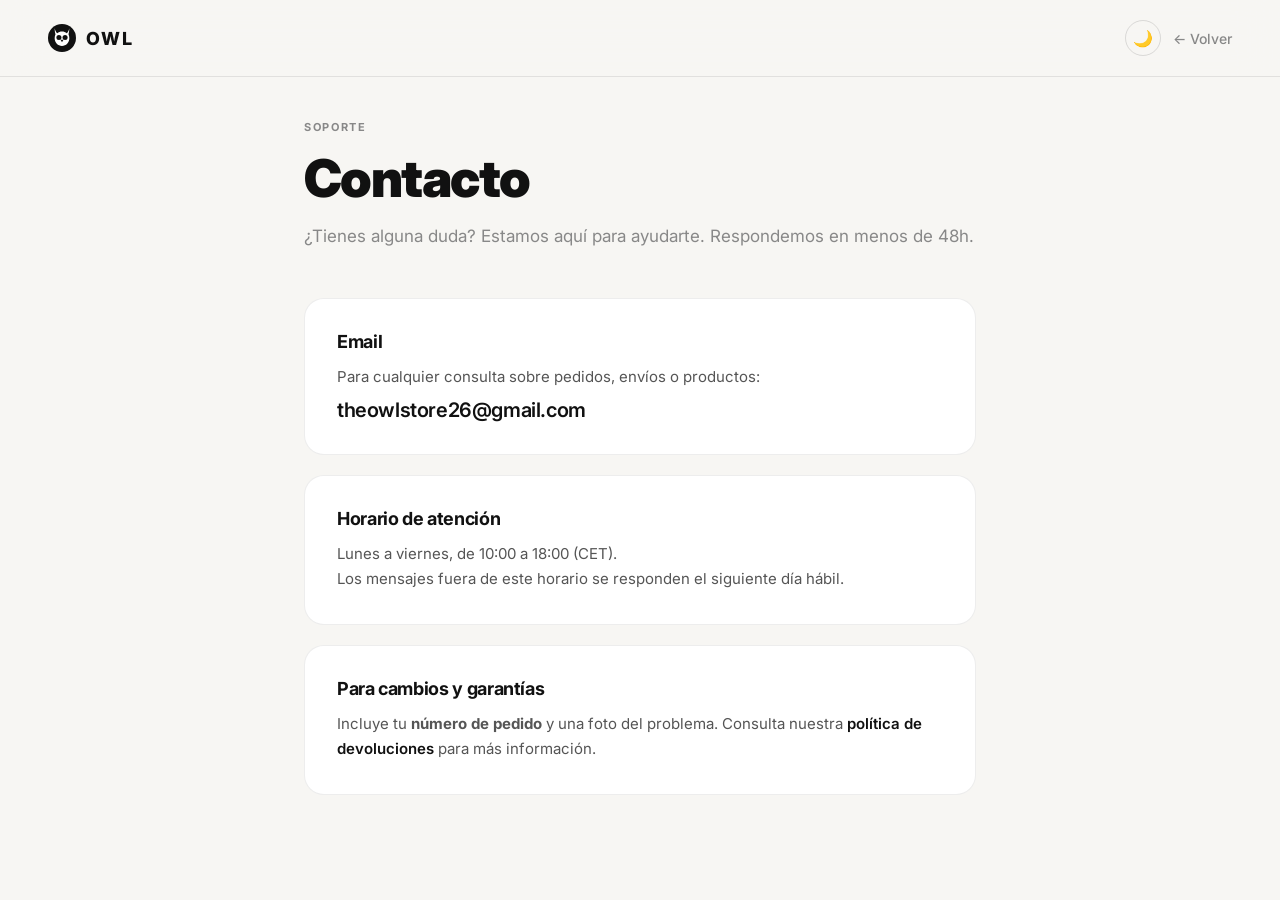
<file: contacto.html>
<!DOCTYPE html>
<html lang="es">
<head>
  <meta charset="UTF-8"/>
  <meta name="viewport" content="width=device-width, initial-scale=1.0"/>
  <title>Contacto — OWL Store</title>
  <link rel="preconnect" href="https://fonts.googleapis.com"/>
  <link href="https://fonts.googleapis.com/css2?family=Inter:wght@400;500;600;700;800;900&display=swap" rel="stylesheet"/>
  <style>
    *,*::before,*::after{box-sizing:border-box;margin:0;padding:0}
    body{font-family:'Inter',sans-serif;background:#f7f6f3;color:#111;-webkit-font-smoothing:antialiased;transition:background .3s,color .3s}
    [data-theme="dark"] body{background:#0a0a0a;color:#f0f0f0}
    nav{position:fixed;top:0;left:0;right:0;z-index:100;display:flex;align-items:center;justify-content:space-between;padding:20px 48px;background:rgba(247,246,243,0.92);backdrop-filter:blur(20px);border-bottom:1px solid rgba(0,0,0,0.09);transition:background .3s,border-color .3s}
    [data-theme="dark"] nav{background:rgba(10,10,10,0.92);border-color:rgba(255,255,255,0.09)}
    .nav-logo{display:flex;align-items:center;gap:10px;text-decoration:none;color:#111;transition:color .3s}
    [data-theme="dark"] .nav-logo{color:#f0f0f0}
    .nav-logo svg{width:28px;height:28px}
    .nav-logo span{font-size:18px;font-weight:800;letter-spacing:0.12em}
    .nav-right{display:flex;align-items:center;gap:12px}
    a.back{display:inline-flex;align-items:center;gap:8px;color:#888;text-decoration:none;font-size:14px;font-weight:500;transition:color .2s}
    a.back:hover{color:#111}
    [data-theme="dark"] a.back:hover{color:#f0f0f0}
    .theme-btn{background:none;border:1.5px solid rgba(0,0,0,0.12);border-radius:100px;width:36px;height:36px;cursor:pointer;font-size:16px;transition:background .2s,border-color .3s}
    [data-theme="dark"] .theme-btn{border-color:rgba(255,255,255,0.12)}
    main{max-width:720px;margin:0 auto;padding:120px 24px 80px}
    .page-label{font-size:11px;font-weight:700;letter-spacing:0.15em;text-transform:uppercase;color:#888;margin-bottom:16px}
    [data-theme="dark"] .page-label{color:#555}
    h1{font-size:clamp(32px,5vw,52px);font-weight:900;letter-spacing:-0.03em;line-height:1.1;margin-bottom:16px}
    .subtitle{font-size:17px;color:#888;margin-bottom:48px;line-height:1.6}
    .card{background:#fff;border-radius:20px;padding:32px;margin-bottom:20px;border:1px solid rgba(0,0,0,0.07);transition:background .3s,border-color .3s}
    [data-theme="dark"] .card{background:#111;border-color:rgba(255,255,255,0.07)}
    .card h2{font-size:18px;font-weight:700;margin-bottom:12px;letter-spacing:-0.02em}
    .card p{font-size:15px;color:#555;line-height:1.7}
    [data-theme="dark"] .card p{color:#999}
    .card a{color:#111;font-weight:600;text-decoration:none}
    [data-theme="dark"] .card a{color:#f0f0f0}
    .card a:hover{text-decoration:underline}
    .contact-email{font-size:20px;font-weight:800;letter-spacing:-0.02em;display:block;margin-top:8px;color:#111}
    [data-theme="dark"] .contact-email{color:#f0f0f0}
    @media(max-width:600px){nav{padding:16px 20px}main{padding:100px 16px 60px}}
  </style>
</head>
<body>
<nav>
  <a href="/" class="nav-logo">
    <svg viewBox="0 0 40 40" fill="none" xmlns="http://www.w3.org/2000/svg">
      <circle cx="20" cy="20" r="20" fill="#111"/>
      <path d="M9.5 6C10.4 9.6 11.6 11.8 13.2 13.2C15.1 11.6 17.4 10.7 20 10.7C22.6 10.7 24.9 11.6 26.8 13.2C28.4 11.8 29.6 9.6 30.5 6C30.5 6 30.3 11.4 29.3 14.6C30.1 16.4 30.5 18.4 30.5 20.5C30.5 26.6 25.8 31.5 20 31.5C14.2 31.5 9.5 26.6 9.5 20.5C9.5 18.4 9.9 16.4 10.7 14.6C9.7 11.4 9.5 6 9.5 6Z" fill="#fff"/>
      <circle cx="15.6" cy="19.2" r="3.6" fill="#111"/>
      <circle cx="24.4" cy="19.2" r="3.6" fill="#111"/>
      <path d="M17.9 22.4h4.2L20 26z" fill="#111"/>
    </svg>
    <span>OWL</span>
  </a>
  <div class="nav-right">
    <button class="theme-btn" id="theme-toggle">🌙</button>
    <a href="/" class="back">← Volver</a>
  </div>
</nav>
<main>
  <div class="page-label">Soporte</div>
  <h1>Contacto</h1>
  <p class="subtitle">¿Tienes alguna duda? Estamos aquí para ayudarte. Respondemos en menos de 48h.</p>
  <div class="card">
    <h2>Email</h2>
    <p>Para cualquier consulta sobre pedidos, envíos o productos:</p>
    <a href="mailto:theowlstore26@gmail.com" class="contact-email">theowlstore26@gmail.com</a>
  </div>
  <div class="card">
    <h2>Horario de atención</h2>
    <p>Lunes a viernes, de 10:00 a 18:00 (CET).<br/>Los mensajes fuera de este horario se responden el siguiente día hábil.</p>
  </div>
  <div class="card">
    <h2>Para cambios y garantías</h2>
    <p>Incluye tu <strong>número de pedido</strong> y una foto del problema. Consulta nuestra <a href="/devoluciones">política de devoluciones</a> para más información.</p>
  </div>
</main>
<script>
  const t=document.getElementById("theme-toggle");
  const s=localStorage.getItem("owl-theme")||"light";
  if(s==="dark"){document.documentElement.setAttribute("data-theme","dark");t.textContent="☀️";}
  t.addEventListener("click",()=>{
    const d=document.documentElement.getAttribute("data-theme")==="dark";
    if(d){document.documentElement.removeAttribute("data-theme");t.textContent="🌙";localStorage.setItem("owl-theme","light");}
    else{document.documentElement.setAttribute("data-theme","dark");t.textContent="☀️";localStorage.setItem("owl-theme","dark");}
  });
</script>
</body>
</html>
</file>
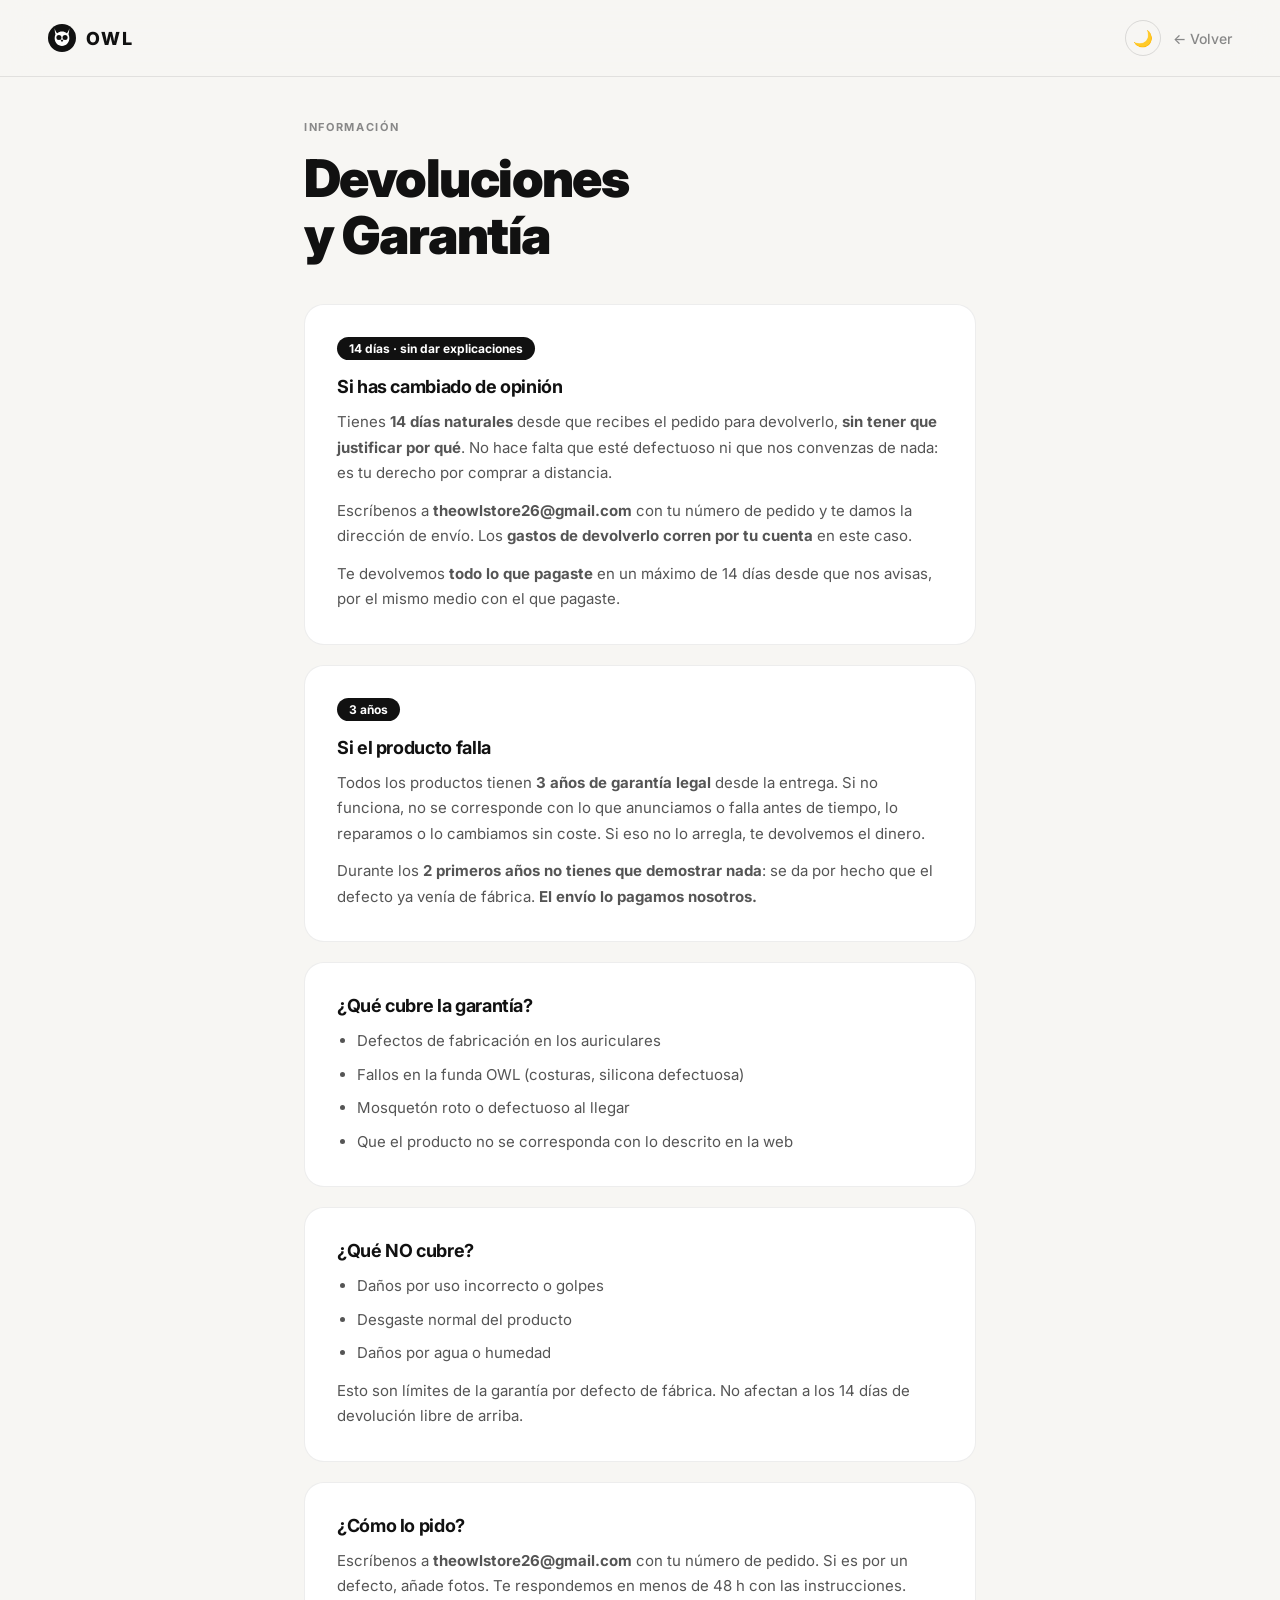
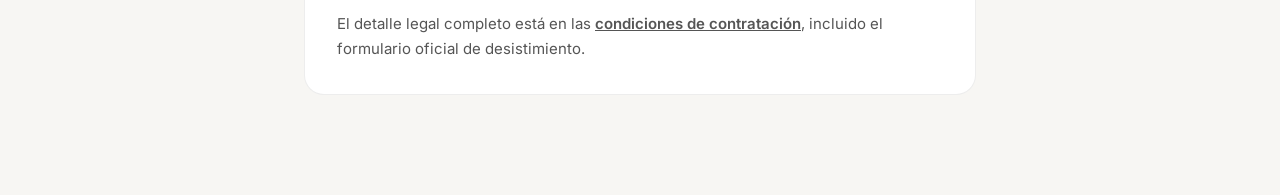
<file: devoluciones.html>
<!DOCTYPE html>
<html lang="es">
<head>
  <meta charset="UTF-8"/>
  <meta name="viewport" content="width=device-width, initial-scale=1.0"/>
  <title>Devoluciones y Garantía — OWL Store</title>
  <link rel="preconnect" href="https://fonts.googleapis.com"/>
  <link href="https://fonts.googleapis.com/css2?family=Inter:wght@400;500;600;700;800;900&display=swap" rel="stylesheet"/>
  <style>
    *,*::before,*::after{box-sizing:border-box;margin:0;padding:0}
    body{font-family:'Inter',sans-serif;background:#f7f6f3;color:#111;-webkit-font-smoothing:antialiased;transition:background .3s,color .3s}
    [data-theme="dark"] body{background:#0a0a0a;color:#f0f0f0}
    nav{position:fixed;top:0;left:0;right:0;z-index:100;display:flex;align-items:center;justify-content:space-between;padding:20px 48px;background:rgba(247,246,243,0.92);backdrop-filter:blur(20px);border-bottom:1px solid rgba(0,0,0,0.09);transition:background .3s,border-color .3s}
    [data-theme="dark"] nav{background:rgba(10,10,10,0.92);border-color:rgba(255,255,255,0.09)}
    .nav-logo{display:flex;align-items:center;gap:10px;text-decoration:none;color:#111;transition:color .3s}
    [data-theme="dark"] .nav-logo{color:#f0f0f0}
    .nav-logo svg{width:28px;height:28px}
    .nav-logo span{font-size:18px;font-weight:800;letter-spacing:0.12em}
    .nav-right{display:flex;align-items:center;gap:12px}
    a.back{display:inline-flex;align-items:center;gap:8px;color:#888;text-decoration:none;font-size:14px;font-weight:500;transition:color .2s}
    a.back:hover{color:#111}
    [data-theme="dark"] a.back:hover{color:#f0f0f0}
    .theme-btn{background:none;border:1.5px solid rgba(0,0,0,0.12);border-radius:100px;width:36px;height:36px;cursor:pointer;font-size:16px;transition:background .2s,border-color .3s}
    [data-theme="dark"] .theme-btn{border-color:rgba(255,255,255,0.12)}
    main{max-width:720px;margin:0 auto;padding:120px 24px 80px}
    .page-label{font-size:11px;font-weight:700;letter-spacing:0.15em;text-transform:uppercase;color:#888;margin-bottom:16px}
    [data-theme="dark"] .page-label{color:#555}
    h1{font-size:clamp(32px,5vw,52px);font-weight:900;letter-spacing:-0.03em;line-height:1.1;margin-bottom:40px}
    .card{background:#fff;border-radius:20px;padding:32px;margin-bottom:20px;border:1px solid rgba(0,0,0,0.07);transition:background .3s,border-color .3s}
    [data-theme="dark"] .card{background:#111;border-color:rgba(255,255,255,0.07)}
    .card h2{font-size:18px;font-weight:700;margin-bottom:12px;letter-spacing:-0.02em}
    .card p,.card li{font-size:15px;color:#555;line-height:1.7}
    [data-theme="dark"] .card p,[data-theme="dark"] .card li{color:#999}
    .card ul{padding-left:20px;display:flex;flex-direction:column;gap:8px;margin-top:8px}
    .badge{display:inline-block;background:#111;color:#fff;font-size:12px;font-weight:700;padding:4px 12px;border-radius:100px;margin-bottom:16px}
    [data-theme="dark"] .badge{background:#f0f0f0;color:#111}
    @media(max-width:600px){nav{padding:16px 20px}main{padding:100px 16px 60px}}
  </style>
</head>
<body>
<nav>
  <a href="/" class="nav-logo">
    <svg viewBox="0 0 40 40" fill="none" xmlns="http://www.w3.org/2000/svg">
      <circle cx="20" cy="20" r="20" fill="#111"/>
      <path d="M9.5 6C10.4 9.6 11.6 11.8 13.2 13.2C15.1 11.6 17.4 10.7 20 10.7C22.6 10.7 24.9 11.6 26.8 13.2C28.4 11.8 29.6 9.6 30.5 6C30.5 6 30.3 11.4 29.3 14.6C30.1 16.4 30.5 18.4 30.5 20.5C30.5 26.6 25.8 31.5 20 31.5C14.2 31.5 9.5 26.6 9.5 20.5C9.5 18.4 9.9 16.4 10.7 14.6C9.7 11.4 9.5 6 9.5 6Z" fill="#fff"/>
      <circle cx="15.6" cy="19.2" r="3.6" fill="#111"/>
      <circle cx="24.4" cy="19.2" r="3.6" fill="#111"/>
      <path d="M17.9 22.4h4.2L20 26z" fill="#111"/>
    </svg>
    <span>OWL</span>
  </a>
  <div class="nav-right">
    <button class="theme-btn" id="theme-toggle">🌙</button>
    <a href="/" class="back">← Volver</a>
  </div>
</nav>
<main>
  <div class="page-label">Información</div>
  <h1>Devoluciones<br/>y Garantía</h1>
  <div class="card">
    <span class="badge">14 días · sin dar explicaciones</span>
    <h2>Si has cambiado de opinión</h2>
    <p>Tienes <strong>14 días naturales</strong> desde que recibes el pedido para devolverlo, <strong>sin tener que justificar por qué</strong>. No hace falta que esté defectuoso ni que nos convenzas de nada: es tu derecho por comprar a distancia.</p>
    <p style="margin-top:12px">Escríbenos a <strong>theowlstore26@gmail.com</strong> con tu número de pedido y te damos la dirección de envío. Los <strong>gastos de devolverlo corren por tu cuenta</strong> en este caso.</p>
    <p style="margin-top:12px">Te devolvemos <strong>todo lo que pagaste</strong> en un máximo de 14 días desde que nos avisas, por el mismo medio con el que pagaste.</p>
  </div>
  <div class="card">
    <span class="badge">3 años</span>
    <h2>Si el producto falla</h2>
    <p>Todos los productos tienen <strong>3 años de garantía legal</strong> desde la entrega. Si no funciona, no se corresponde con lo que anunciamos o falla antes de tiempo, lo reparamos o lo cambiamos sin coste. Si eso no lo arregla, te devolvemos el dinero.</p>
    <p style="margin-top:12px">Durante los <strong>2 primeros años no tienes que demostrar nada</strong>: se da por hecho que el defecto ya venía de fábrica. <strong>El envío lo pagamos nosotros.</strong></p>
  </div>
  <div class="card">
    <h2>¿Qué cubre la garantía?</h2>
    <ul>
      <li>Defectos de fabricación en los auriculares</li>
      <li>Fallos en la funda OWL (costuras, silicona defectuosa)</li>
      <li>Mosquetón roto o defectuoso al llegar</li>
      <li>Que el producto no se corresponda con lo descrito en la web</li>
    </ul>
  </div>
  <div class="card">
    <h2>¿Qué NO cubre?</h2>
    <ul>
      <li>Daños por uso incorrecto o golpes</li>
      <li>Desgaste normal del producto</li>
      <li>Daños por agua o humedad</li>
    </ul>
    <p style="margin-top:12px">Esto son límites de la garantía por defecto de fábrica. No afectan a los 14 días de devolución libre de arriba.</p>
  </div>
  <div class="card">
    <h2>¿Cómo lo pido?</h2>
    <p>Escríbenos a <strong>theowlstore26@gmail.com</strong> con tu número de pedido. Si es por un defecto, añade fotos. Te respondemos en menos de 48 h con las instrucciones.</p>
    <p style="margin-top:12px">El detalle legal completo está en las <a href="/terminos" style="color:inherit;font-weight:600">condiciones de contratación</a>, incluido el formulario oficial de desistimiento.</p>
  </div>
</main>
<script>
  const t=document.getElementById("theme-toggle");
  const s=localStorage.getItem("owl-theme")||"light";
  if(s==="dark"){document.documentElement.setAttribute("data-theme","dark");t.textContent="☀️";}
  t.addEventListener("click",()=>{
    const d=document.documentElement.getAttribute("data-theme")==="dark";
    if(d){document.documentElement.removeAttribute("data-theme");t.textContent="🌙";localStorage.setItem("owl-theme","light");}
    else{document.documentElement.setAttribute("data-theme","dark");t.textContent="☀️";localStorage.setItem("owl-theme","dark");}
  });
</script>
</body>
</html>
</file>
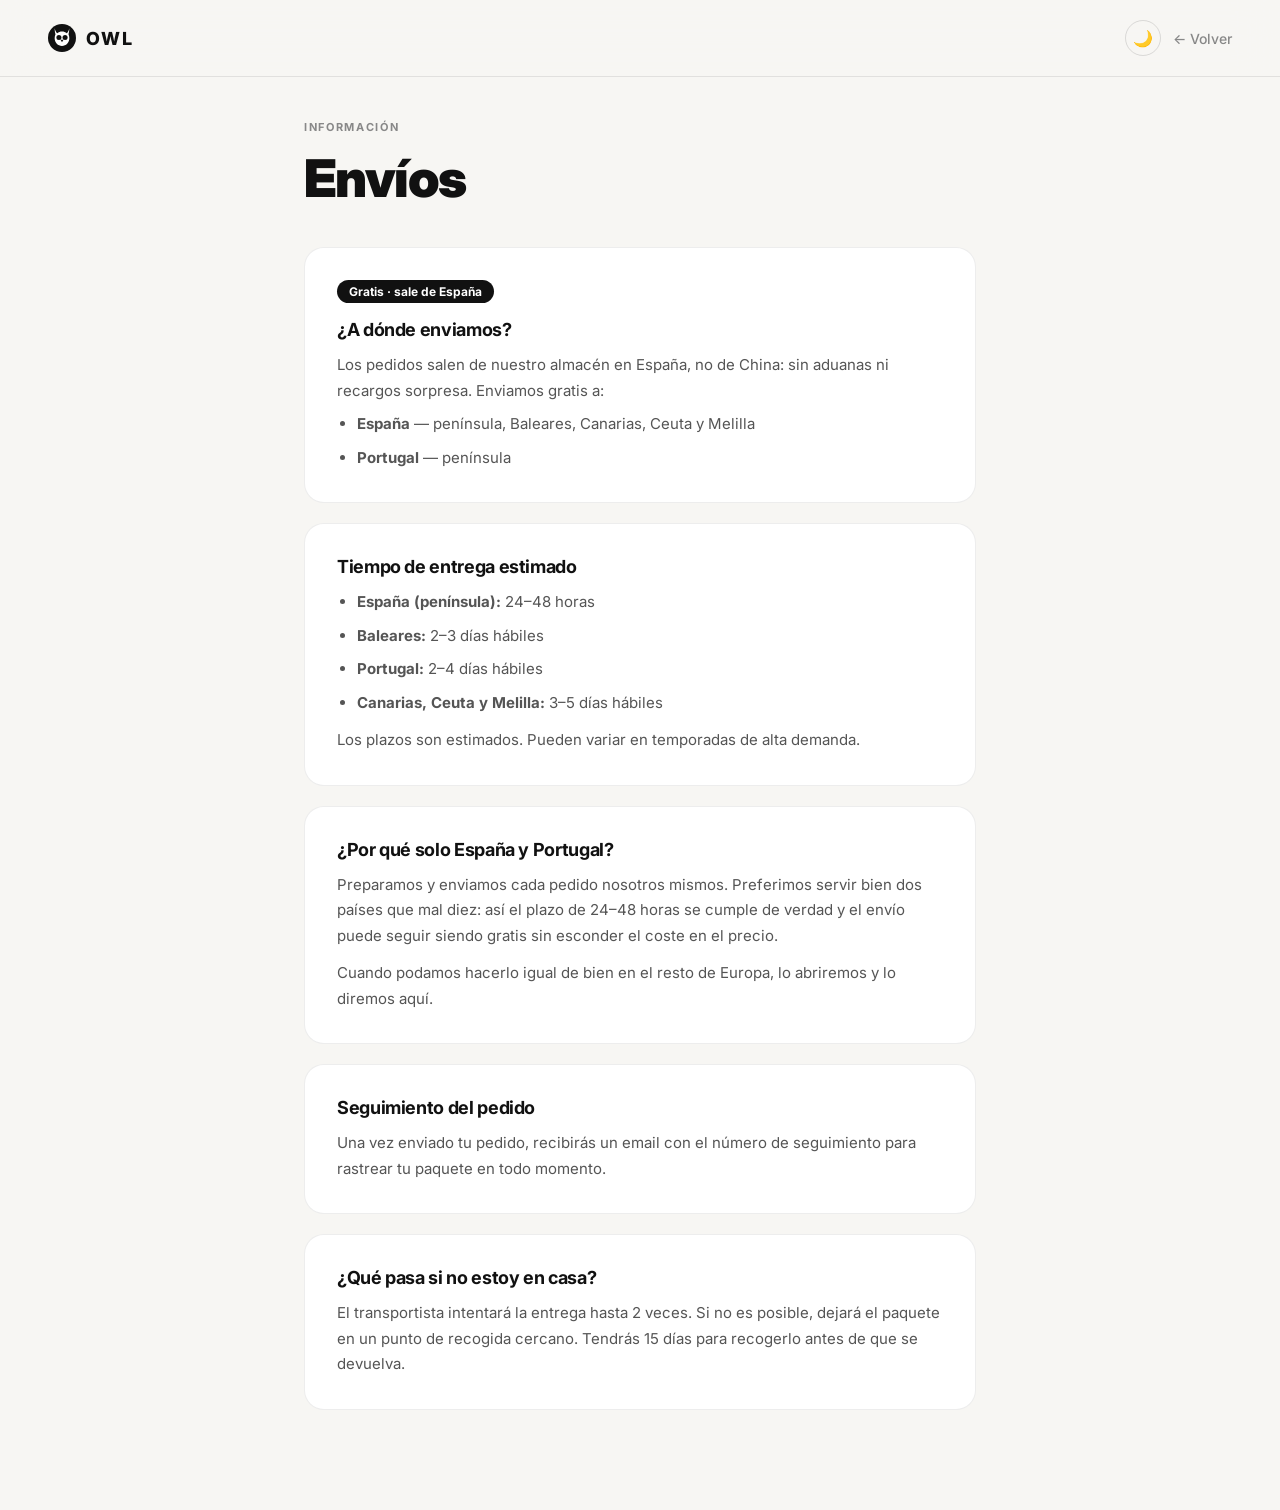
<file: envios.html>
<!DOCTYPE html>
<html lang="es">
<head>
  <meta charset="UTF-8"/>
  <meta name="viewport" content="width=device-width, initial-scale=1.0"/>
  <title>Envíos — OWL Store</title>
  <link rel="preconnect" href="https://fonts.googleapis.com"/>
  <link href="https://fonts.googleapis.com/css2?family=Inter:wght@400;500;600;700;800;900&display=swap" rel="stylesheet"/>
  <style>
    *,*::before,*::after{box-sizing:border-box;margin:0;padding:0}
    body{font-family:'Inter',sans-serif;background:#f7f6f3;color:#111;-webkit-font-smoothing:antialiased;transition:background .3s,color .3s}
    [data-theme="dark"] body{background:#0a0a0a;color:#f0f0f0}
    nav{position:fixed;top:0;left:0;right:0;z-index:100;display:flex;align-items:center;justify-content:space-between;padding:20px 48px;background:rgba(247,246,243,0.92);backdrop-filter:blur(20px);border-bottom:1px solid rgba(0,0,0,0.09);transition:background .3s,border-color .3s}
    [data-theme="dark"] nav{background:rgba(10,10,10,0.92);border-color:rgba(255,255,255,0.09)}
    .nav-logo{display:flex;align-items:center;gap:10px;text-decoration:none;color:#111;transition:color .3s}
    [data-theme="dark"] .nav-logo{color:#f0f0f0}
    .nav-logo svg{width:28px;height:28px}
    .nav-logo span{font-size:18px;font-weight:800;letter-spacing:0.12em}
    .nav-right{display:flex;align-items:center;gap:12px}
    a.back{display:inline-flex;align-items:center;gap:8px;color:#888;text-decoration:none;font-size:14px;font-weight:500;transition:color .2s}
    a.back:hover{color:#111}
    [data-theme="dark"] a.back:hover{color:#f0f0f0}
    .theme-btn{background:none;border:1.5px solid rgba(0,0,0,0.12);border-radius:100px;width:36px;height:36px;cursor:pointer;font-size:16px;transition:background .2s,border-color .3s}
    [data-theme="dark"] .theme-btn{border-color:rgba(255,255,255,0.12)}
    main{max-width:720px;margin:0 auto;padding:120px 24px 80px}
    .page-label{font-size:11px;font-weight:700;letter-spacing:0.15em;text-transform:uppercase;color:#888;margin-bottom:16px}
    [data-theme="dark"] .page-label{color:#555}
    h1{font-size:clamp(32px,5vw,52px);font-weight:900;letter-spacing:-0.03em;line-height:1.1;margin-bottom:40px}
    .card{background:#fff;border-radius:20px;padding:32px;margin-bottom:20px;border:1px solid rgba(0,0,0,0.07);transition:background .3s,border-color .3s}
    [data-theme="dark"] .card{background:#111;border-color:rgba(255,255,255,0.07)}
    .card h2{font-size:18px;font-weight:700;margin-bottom:12px;letter-spacing:-0.02em}
    .card p,.card li{font-size:15px;color:#555;line-height:1.7}
    [data-theme="dark"] .card p,[data-theme="dark"] .card li{color:#999}
    .card ul{padding-left:20px;display:flex;flex-direction:column;gap:8px;margin-top:8px}
    .badge{display:inline-block;background:#111;color:#fff;font-size:12px;font-weight:700;padding:4px 12px;border-radius:100px;margin-bottom:16px}
    [data-theme="dark"] .badge{background:#f0f0f0;color:#111}
    @media(max-width:600px){nav{padding:16px 20px}main{padding:100px 16px 60px}}
  </style>
</head>
<body>
<nav>
  <a href="/" class="nav-logo">
    <svg viewBox="0 0 40 40" fill="none" xmlns="http://www.w3.org/2000/svg">
      <circle cx="20" cy="20" r="20" fill="#111"/>
      <path d="M9.5 6C10.4 9.6 11.6 11.8 13.2 13.2C15.1 11.6 17.4 10.7 20 10.7C22.6 10.7 24.9 11.6 26.8 13.2C28.4 11.8 29.6 9.6 30.5 6C30.5 6 30.3 11.4 29.3 14.6C30.1 16.4 30.5 18.4 30.5 20.5C30.5 26.6 25.8 31.5 20 31.5C14.2 31.5 9.5 26.6 9.5 20.5C9.5 18.4 9.9 16.4 10.7 14.6C9.7 11.4 9.5 6 9.5 6Z" fill="#fff"/>
      <circle cx="15.6" cy="19.2" r="3.6" fill="#111"/>
      <circle cx="24.4" cy="19.2" r="3.6" fill="#111"/>
      <path d="M17.9 22.4h4.2L20 26z" fill="#111"/>
    </svg>
    <span>OWL</span>
  </a>
  <div class="nav-right">
    <button class="theme-btn" id="theme-toggle">🌙</button>
    <a href="/" class="back">← Volver</a>
  </div>
</nav>
<main>
  <div class="page-label">Información</div>
  <h1>Envíos</h1>
  <div class="card">
    <span class="badge">Gratis · sale de España</span>
    <h2>¿A dónde enviamos?</h2>
    <p>Los pedidos salen de nuestro almacén en España, no de China: sin aduanas ni recargos sorpresa. Enviamos gratis a:</p>
    <ul>
      <li><strong>España</strong> — península, Baleares, Canarias, Ceuta y Melilla</li>
      <li><strong>Portugal</strong> — península</li>
    </ul>
  </div>
  <div class="card">
    <h2>Tiempo de entrega estimado</h2>
    <ul>
      <li><strong>España (península):</strong> 24–48 horas</li>
      <li><strong>Baleares:</strong> 2–3 días hábiles</li>
      <li><strong>Portugal:</strong> 2–4 días hábiles</li>
      <li><strong>Canarias, Ceuta y Melilla:</strong> 3–5 días hábiles</li>
    </ul>
    <p style="margin-top:12px">Los plazos son estimados. Pueden variar en temporadas de alta demanda.</p>
  </div>
  <div class="card">
    <h2>¿Por qué solo España y Portugal?</h2>
    <p>Preparamos y enviamos cada pedido nosotros mismos. Preferimos servir bien dos
    países que mal diez: así el plazo de 24–48 horas se cumple de verdad y el envío
    puede seguir siendo gratis sin esconder el coste en el precio.</p>
    <p style="margin-top:12px">Cuando podamos hacerlo igual de bien en el resto de
    Europa, lo abriremos y lo diremos aquí.</p>
  </div>
  <div class="card">
    <h2>Seguimiento del pedido</h2>
    <p>Una vez enviado tu pedido, recibirás un email con el número de seguimiento para rastrear tu paquete en todo momento.</p>
  </div>
  <div class="card">
    <h2>¿Qué pasa si no estoy en casa?</h2>
    <p>El transportista intentará la entrega hasta 2 veces. Si no es posible, dejará el paquete en un punto de recogida cercano. Tendrás 15 días para recogerlo antes de que se devuelva.</p>
  </div>
</main>
<script>
  const t=document.getElementById("theme-toggle");
  const s=localStorage.getItem("owl-theme")||"light";
  if(s==="dark"){document.documentElement.setAttribute("data-theme","dark");t.textContent="☀️";}
  t.addEventListener("click",()=>{
    const d=document.documentElement.getAttribute("data-theme")==="dark";
    if(d){document.documentElement.removeAttribute("data-theme");t.textContent="🌙";localStorage.setItem("owl-theme","light");}
    else{document.documentElement.setAttribute("data-theme","dark");t.textContent="☀️";localStorage.setItem("owl-theme","dark");}
  });
</script>
</body>
</html>
</file>
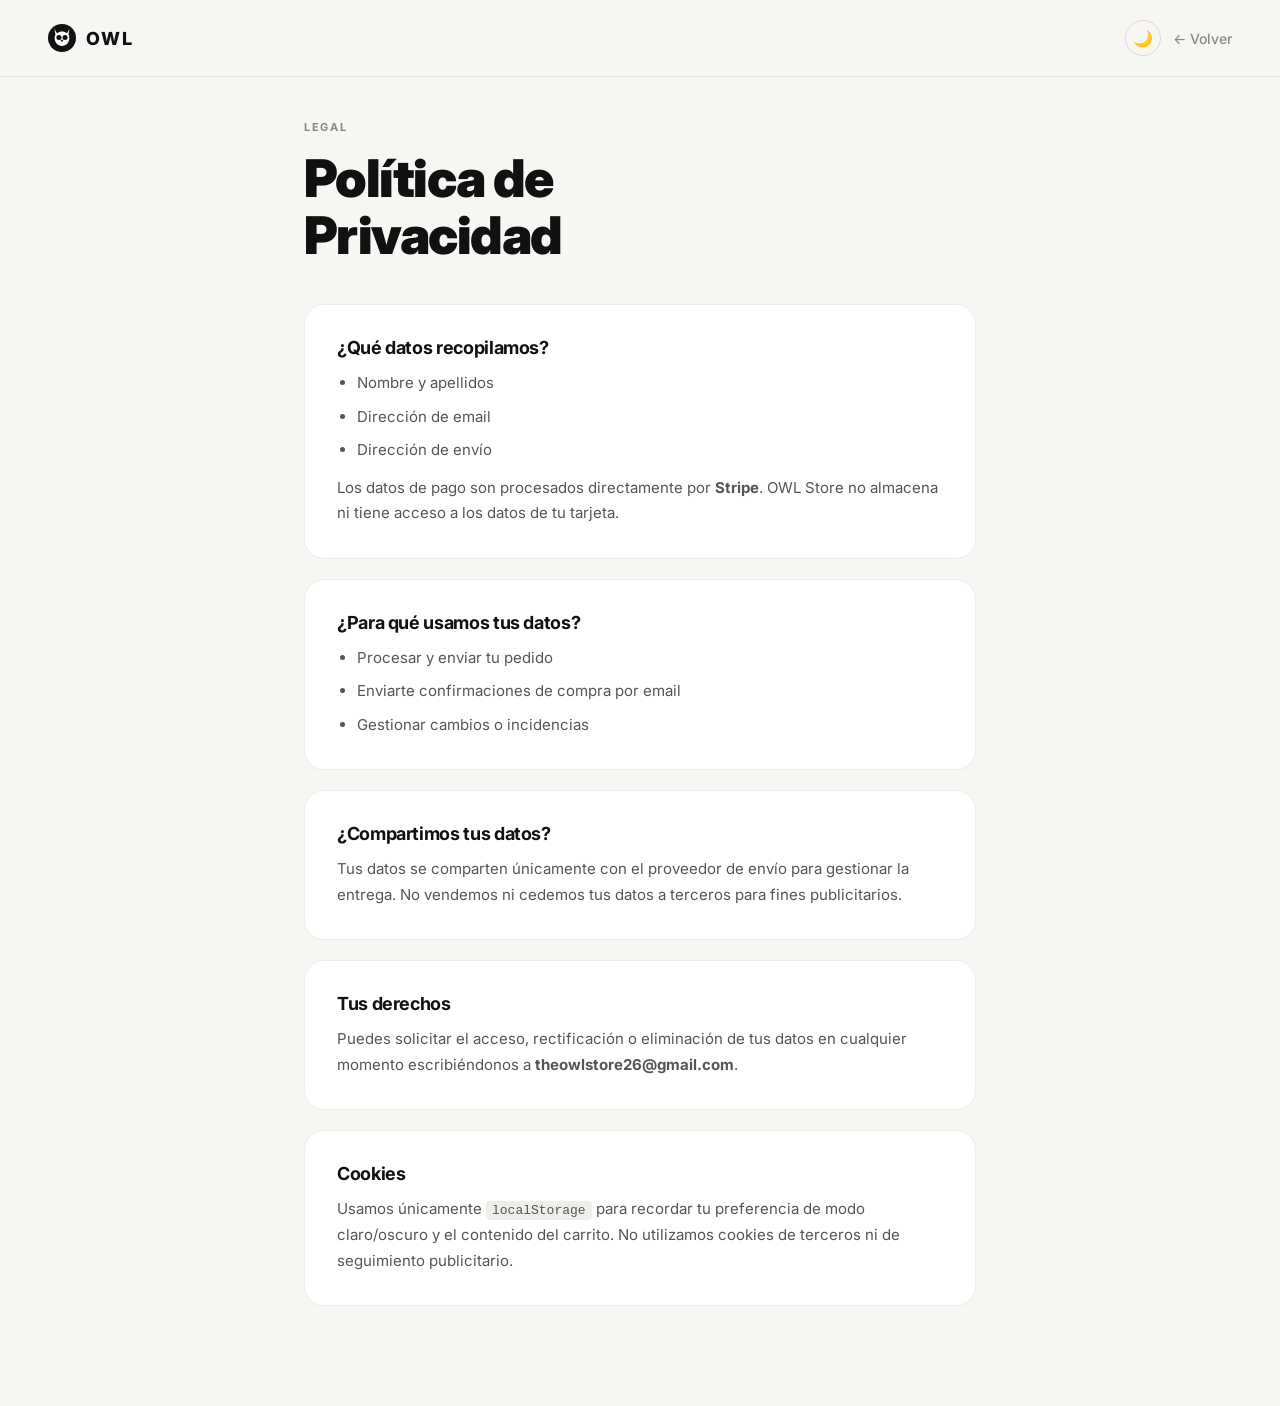
<file: privacidad.html>
<!DOCTYPE html>
<html lang="es">
<head>
  <meta charset="UTF-8"/>
  <meta name="viewport" content="width=device-width, initial-scale=1.0"/>
  <title>Privacidad — OWL Store</title>
  <link rel="preconnect" href="https://fonts.googleapis.com"/>
  <link href="https://fonts.googleapis.com/css2?family=Inter:wght@400;500;600;700;800;900&display=swap" rel="stylesheet"/>
  <style>
    *,*::before,*::after{box-sizing:border-box;margin:0;padding:0}
    body{font-family:'Inter',sans-serif;background:#f7f6f3;color:#111;-webkit-font-smoothing:antialiased;transition:background .3s,color .3s}
    [data-theme="dark"] body{background:#0a0a0a;color:#f0f0f0}
    nav{position:fixed;top:0;left:0;right:0;z-index:100;display:flex;align-items:center;justify-content:space-between;padding:20px 48px;background:rgba(247,246,243,0.92);backdrop-filter:blur(20px);border-bottom:1px solid rgba(0,0,0,0.09);transition:background .3s,border-color .3s}
    [data-theme="dark"] nav{background:rgba(10,10,10,0.92);border-color:rgba(255,255,255,0.09)}
    .nav-logo{display:flex;align-items:center;gap:10px;text-decoration:none;color:#111;transition:color .3s}
    [data-theme="dark"] .nav-logo{color:#f0f0f0}
    .nav-logo svg{width:28px;height:28px}
    .nav-logo span{font-size:18px;font-weight:800;letter-spacing:0.12em}
    .nav-right{display:flex;align-items:center;gap:12px}
    a.back{display:inline-flex;align-items:center;gap:8px;color:#888;text-decoration:none;font-size:14px;font-weight:500;transition:color .2s}
    a.back:hover{color:#111}
    [data-theme="dark"] a.back:hover{color:#f0f0f0}
    .theme-btn{background:none;border:1.5px solid rgba(0,0,0,0.12);border-radius:100px;width:36px;height:36px;cursor:pointer;font-size:16px;transition:background .2s,border-color .3s}
    [data-theme="dark"] .theme-btn{border-color:rgba(255,255,255,0.12)}
    main{max-width:720px;margin:0 auto;padding:120px 24px 80px}
    .page-label{font-size:11px;font-weight:700;letter-spacing:0.15em;text-transform:uppercase;color:#888;margin-bottom:16px}
    [data-theme="dark"] .page-label{color:#555}
    h1{font-size:clamp(32px,5vw,52px);font-weight:900;letter-spacing:-0.03em;line-height:1.1;margin-bottom:40px}
    .card{background:#fff;border-radius:20px;padding:32px;margin-bottom:20px;border:1px solid rgba(0,0,0,0.07);transition:background .3s,border-color .3s}
    [data-theme="dark"] .card{background:#111;border-color:rgba(255,255,255,0.07)}
    .card h2{font-size:18px;font-weight:700;margin-bottom:12px;letter-spacing:-0.02em}
    .card p,.card li{font-size:15px;color:#555;line-height:1.7}
    [data-theme="dark"] .card p,[data-theme="dark"] .card li{color:#999}
    .card ul{padding-left:20px;display:flex;flex-direction:column;gap:8px;margin-top:8px}
    code{background:#f0eeeb;padding:2px 6px;border-radius:4px;font-size:13px}
    [data-theme="dark"] code{background:#1a1a1a}
    @media(max-width:600px){nav{padding:16px 20px}main{padding:100px 16px 60px}}
  </style>
</head>
<body>
<nav>
  <a href="/" class="nav-logo">
    <svg viewBox="0 0 40 40" fill="none" xmlns="http://www.w3.org/2000/svg">
      <circle cx="20" cy="20" r="20" fill="#111"/>
      <path d="M9.5 6C10.4 9.6 11.6 11.8 13.2 13.2C15.1 11.6 17.4 10.7 20 10.7C22.6 10.7 24.9 11.6 26.8 13.2C28.4 11.8 29.6 9.6 30.5 6C30.5 6 30.3 11.4 29.3 14.6C30.1 16.4 30.5 18.4 30.5 20.5C30.5 26.6 25.8 31.5 20 31.5C14.2 31.5 9.5 26.6 9.5 20.5C9.5 18.4 9.9 16.4 10.7 14.6C9.7 11.4 9.5 6 9.5 6Z" fill="#fff"/>
      <circle cx="15.6" cy="19.2" r="3.6" fill="#111"/>
      <circle cx="24.4" cy="19.2" r="3.6" fill="#111"/>
      <path d="M17.9 22.4h4.2L20 26z" fill="#111"/>
    </svg>
    <span>OWL</span>
  </a>
  <div class="nav-right">
    <button class="theme-btn" id="theme-toggle">🌙</button>
    <a href="/" class="back">← Volver</a>
  </div>
</nav>
<main>
  <div class="page-label">Legal</div>
  <h1>Política de<br/>Privacidad</h1>
  <div class="card">
    <h2>¿Qué datos recopilamos?</h2>
    <ul>
      <li>Nombre y apellidos</li>
      <li>Dirección de email</li>
      <li>Dirección de envío</li>
    </ul>
    <p style="margin-top:12px">Los datos de pago son procesados directamente por <strong>Stripe</strong>. OWL Store no almacena ni tiene acceso a los datos de tu tarjeta.</p>
  </div>
  <div class="card">
    <h2>¿Para qué usamos tus datos?</h2>
    <ul>
      <li>Procesar y enviar tu pedido</li>
      <li>Enviarte confirmaciones de compra por email</li>
      <li>Gestionar cambios o incidencias</li>
    </ul>
  </div>
  <div class="card">
    <h2>¿Compartimos tus datos?</h2>
    <p>Tus datos se comparten únicamente con el proveedor de envío para gestionar la entrega. No vendemos ni cedemos tus datos a terceros para fines publicitarios.</p>
  </div>
  <div class="card">
    <h2>Tus derechos</h2>
    <p>Puedes solicitar el acceso, rectificación o eliminación de tus datos en cualquier momento escribiéndonos a <strong>theowlstore26@gmail.com</strong>.</p>
  </div>
  <div class="card" id="cookies">
    <h2>Cookies</h2>
    <p>Usamos únicamente <code>localStorage</code> para recordar tu preferencia de modo claro/oscuro y el contenido del carrito. No utilizamos cookies de terceros ni de seguimiento publicitario.</p>
  </div>
</main>
<script>
  const t=document.getElementById("theme-toggle");
  const s=localStorage.getItem("owl-theme")||"light";
  if(s==="dark"){document.documentElement.setAttribute("data-theme","dark");t.textContent="☀️";}
  t.addEventListener("click",()=>{
    const d=document.documentElement.getAttribute("data-theme")==="dark";
    if(d){document.documentElement.removeAttribute("data-theme");t.textContent="🌙";localStorage.setItem("owl-theme","light");}
    else{document.documentElement.setAttribute("data-theme","dark");t.textContent="☀️";localStorage.setItem("owl-theme","dark");}
  });
</script>
</body>
</html>
</file>
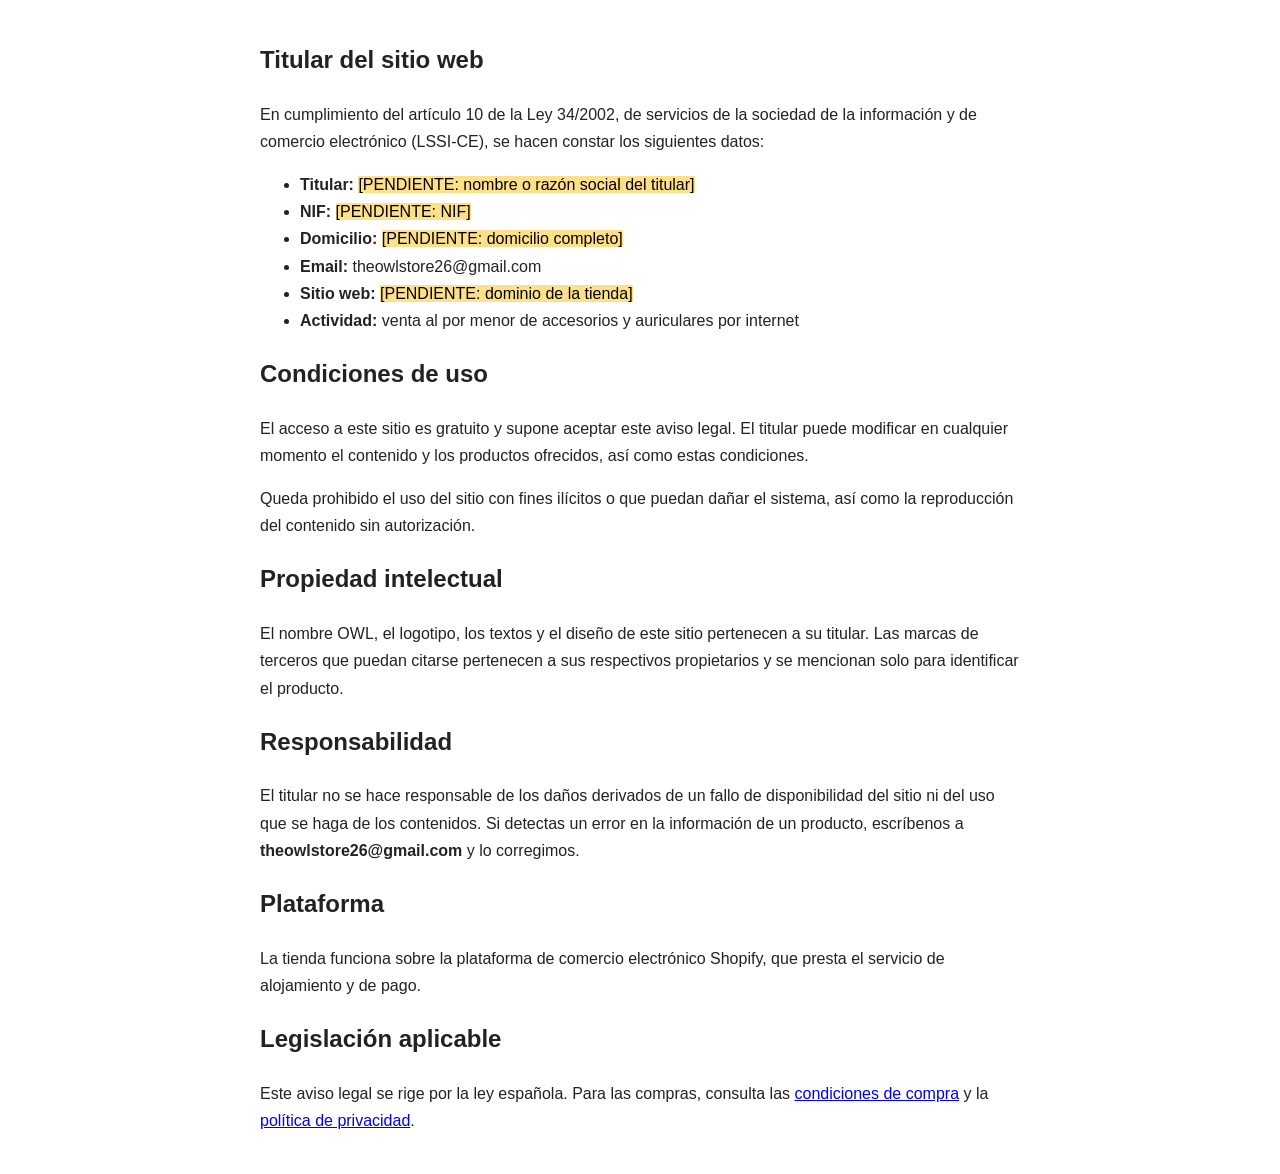
<file: shopify/politicas/aviso-legal.html>
<!doctype html>
<html lang="es"><head><meta charset="utf-8"><title>Aviso legal</title>
<style>body{font:16px/1.7 -apple-system,Arial,sans-serif;max-width:760px;margin:40px auto;padding:0 20px;color:#222}mark{background:#ffe08a}</style>
</head><body>
<h2>Titular del sitio web</h2>
<p>En cumplimiento del artículo 10 de la Ley 34/2002, de servicios de la sociedad de la información y de comercio electrónico (LSSI-CE), se hacen constar los siguientes datos:</p>
<ul>
<li><strong>Titular:</strong> <mark>[PENDIENTE: nombre o razón social del titular]</mark></li>
<li><strong>NIF:</strong> <mark>[PENDIENTE: NIF]</mark></li>
<li><strong>Domicilio:</strong> <mark>[PENDIENTE: domicilio completo]</mark></li>
<li><strong>Email:</strong> theowlstore26@gmail.com</li>
<li><strong>Sitio web:</strong> <mark>[PENDIENTE: dominio de la tienda]</mark></li>
<li><strong>Actividad:</strong> venta al por menor de accesorios y auriculares por internet</li>
</ul>
<h2>Condiciones de uso</h2>
<p>El acceso a este sitio es gratuito y supone aceptar este aviso legal. El titular puede modificar en cualquier momento el contenido y los productos ofrecidos, así como estas condiciones.</p>
<p>Queda prohibido el uso del sitio con fines ilícitos o que puedan dañar el sistema, así como la reproducción del contenido sin autorización.</p>
<h2>Propiedad intelectual</h2>
<p>El nombre OWL, el logotipo, los textos y el diseño de este sitio pertenecen a su titular. Las marcas de terceros que puedan citarse pertenecen a sus respectivos propietarios y se mencionan solo para identificar el producto.</p>
<h2>Responsabilidad</h2>
<p>El titular no se hace responsable de los daños derivados de un fallo de disponibilidad del sitio ni del uso que se haga de los contenidos. Si detectas un error en la información de un producto, escríbenos a <strong>theowlstore26@gmail.com</strong> y lo corregimos.</p>
<h2>Plataforma</h2>
<p>La tienda funciona sobre la plataforma de comercio electrónico Shopify, que presta el servicio de alojamiento y de pago.</p>
<h2>Legislación aplicable</h2>
<p>Este aviso legal se rige por la ley española. Para las compras, consulta las <a href="/policies/terms-of-service">condiciones de compra</a> y la <a href="/policies/privacy-policy">política de privacidad</a>.</p>
</body></html>
</file>
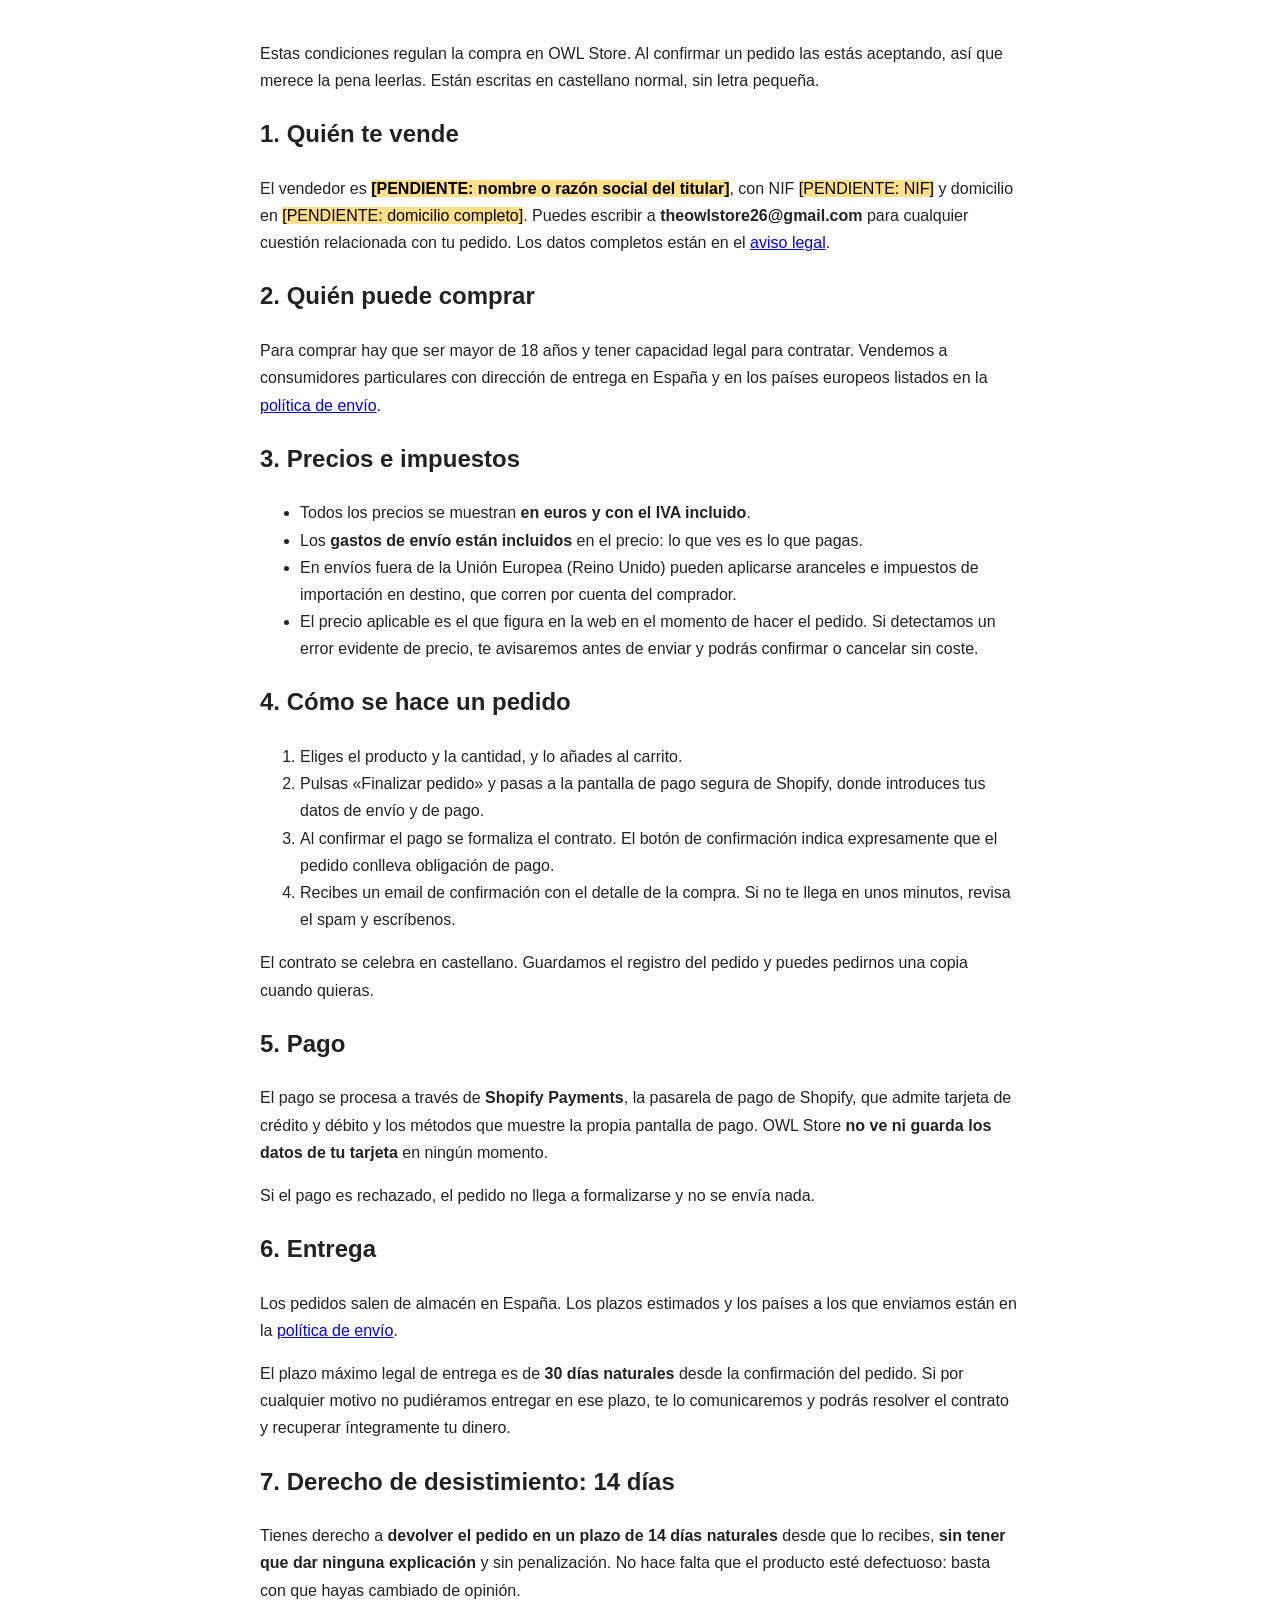
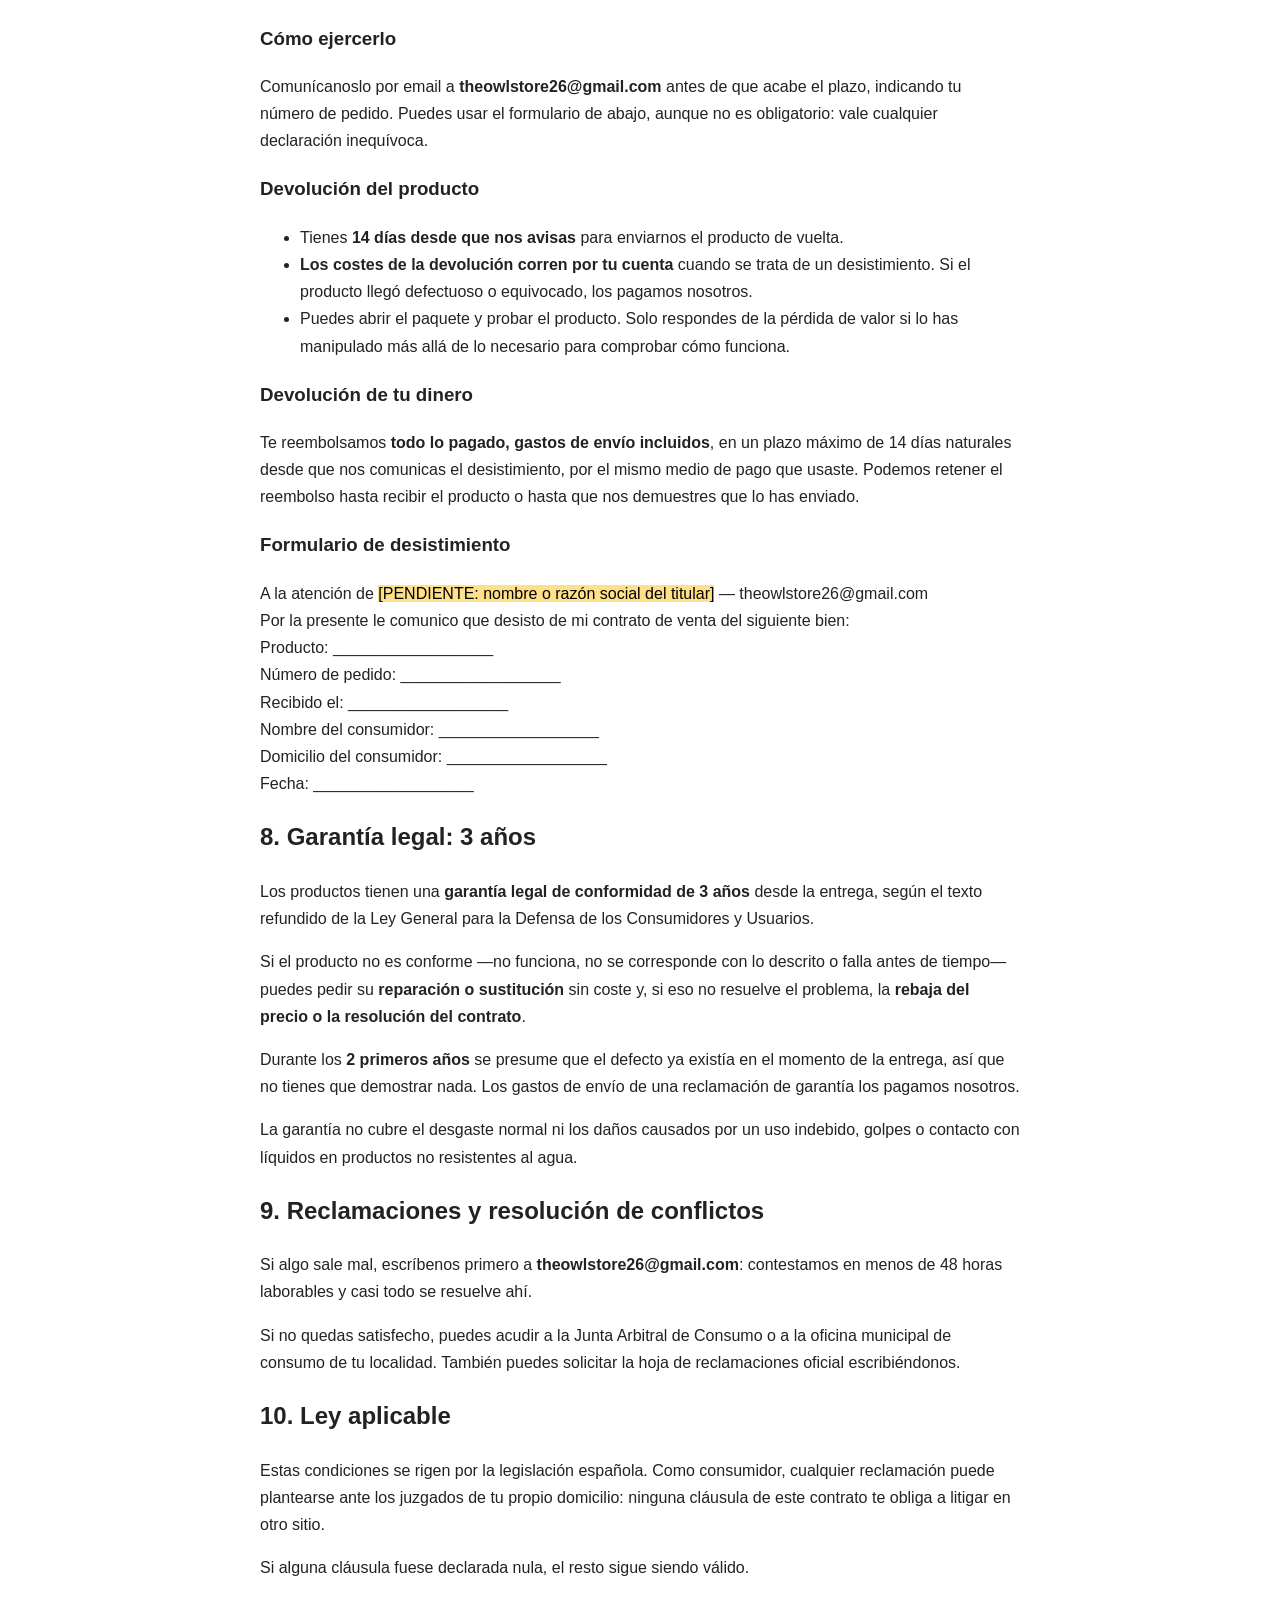
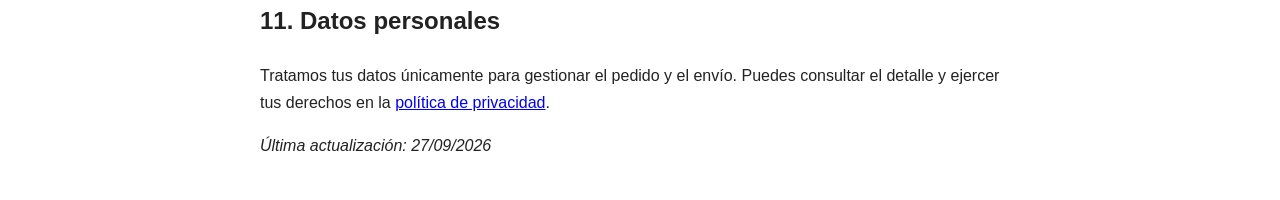
<file: shopify/politicas/condiciones.html>
<!doctype html>
<html lang="es"><head><meta charset="utf-8"><title>Términos del servicio</title>
<style>body{font:16px/1.7 -apple-system,Arial,sans-serif;max-width:760px;margin:40px auto;padding:0 20px;color:#222}mark{background:#ffe08a}</style>
</head><body>
<p>Estas condiciones regulan la compra en OWL Store. Al confirmar un pedido las estás aceptando, así que merece la pena leerlas. Están escritas en castellano normal, sin letra pequeña.</p>
<h2>1. Quién te vende</h2>
<p>El vendedor es <strong><mark>[PENDIENTE: nombre o razón social del titular]</mark></strong>, con NIF <mark>[PENDIENTE: NIF]</mark> y domicilio en <mark>[PENDIENTE: domicilio completo]</mark>. Puedes escribir a <strong>theowlstore26@gmail.com</strong> para cualquier cuestión relacionada con tu pedido. Los datos completos están en el <a href="/policies/legal-notice">aviso legal</a>.</p>
<h2>2. Quién puede comprar</h2>
<p>Para comprar hay que ser mayor de 18 años y tener capacidad legal para contratar. Vendemos a consumidores particulares con dirección de entrega en España y en los países europeos listados en la <a href="/policies/shipping-policy">política de envío</a>.</p>
<h2>3. Precios e impuestos</h2>
<ul>
<li>Todos los precios se muestran <strong>en euros y con el IVA incluido</strong>.</li>
<li>Los <strong>gastos de envío están incluidos</strong> en el precio: lo que ves es lo que pagas.</li>
<li>En envíos fuera de la Unión Europea (Reino Unido) pueden aplicarse aranceles e impuestos de importación en destino, que corren por cuenta del comprador.</li>
<li>El precio aplicable es el que figura en la web en el momento de hacer el pedido. Si detectamos un error evidente de precio, te avisaremos antes de enviar y podrás confirmar o cancelar sin coste.</li>
</ul>
<h2>4. Cómo se hace un pedido</h2>
<ol>
<li>Eliges el producto y la cantidad, y lo añades al carrito.</li>
<li>Pulsas «Finalizar pedido» y pasas a la pantalla de pago segura de Shopify, donde introduces tus datos de envío y de pago.</li>
<li>Al confirmar el pago se formaliza el contrato. El botón de confirmación indica expresamente que el pedido conlleva obligación de pago.</li>
<li>Recibes un email de confirmación con el detalle de la compra. Si no te llega en unos minutos, revisa el spam y escríbenos.</li>
</ol>
<p>El contrato se celebra en castellano. Guardamos el registro del pedido y puedes pedirnos una copia cuando quieras.</p>
<h2>5. Pago</h2>
<p>El pago se procesa a través de <strong>Shopify Payments</strong>, la pasarela de pago de Shopify, que admite tarjeta de crédito y débito y los métodos que muestre la propia pantalla de pago. OWL Store <strong>no ve ni guarda los datos de tu tarjeta</strong> en ningún momento.</p>
<p>Si el pago es rechazado, el pedido no llega a formalizarse y no se envía nada.</p>
<h2>6. Entrega</h2>
<p>Los pedidos salen de almacén en España. Los plazos estimados y los países a los que enviamos están en la <a href="/policies/shipping-policy">política de envío</a>.</p>
<p>El plazo máximo legal de entrega es de <strong>30 días naturales</strong> desde la confirmación del pedido. Si por cualquier motivo no pudiéramos entregar en ese plazo, te lo comunicaremos y podrás resolver el contrato y recuperar íntegramente tu dinero.</p>
<h2>7. Derecho de desistimiento: 14 días</h2>
<p>Tienes derecho a <strong>devolver el pedido en un plazo de 14 días naturales</strong> desde que lo recibes, <strong>sin tener que dar ninguna explicación</strong> y sin penalización. No hace falta que el producto esté defectuoso: basta con que hayas cambiado de opinión.</p>
<h3>Cómo ejercerlo</h3>
<p>Comunícanoslo por email a <strong>theowlstore26@gmail.com</strong> antes de que acabe el plazo, indicando tu número de pedido. Puedes usar el formulario de abajo, aunque no es obligatorio: vale cualquier declaración inequívoca.</p>
<h3>Devolución del producto</h3>
<ul>
<li>Tienes <strong>14 días desde que nos avisas</strong> para enviarnos el producto de vuelta.</li>
<li><strong>Los costes de la devolución corren por tu cuenta</strong> cuando se trata de un desistimiento. Si el producto llegó defectuoso o equivocado, los pagamos nosotros.</li>
<li>Puedes abrir el paquete y probar el producto. Solo respondes de la pérdida de valor si lo has manipulado más allá de lo necesario para comprobar cómo funciona.</li>
</ul>
<h3>Devolución de tu dinero</h3>
<p>Te reembolsamos <strong>todo lo pagado, gastos de envío incluidos</strong>, en un plazo máximo de 14 días naturales desde que nos comunicas el desistimiento, por el mismo medio de pago que usaste. Podemos retener el reembolso hasta recibir el producto o hasta que nos demuestres que lo has enviado.</p>
<h3>Formulario de desistimiento</h3>
<p>A la atención de <mark>[PENDIENTE: nombre o razón social del titular]</mark> — theowlstore26@gmail.com<br>
Por la presente le comunico que desisto de mi contrato de venta del siguiente bien:<br>
Producto: __________________<br>
Número de pedido: __________________<br>
Recibido el: __________________<br>
Nombre del consumidor: __________________<br>
Domicilio del consumidor: __________________<br>
Fecha: __________________</p>
<h2>8. Garantía legal: 3 años</h2>
<p>Los productos tienen una <strong>garantía legal de conformidad de 3 años</strong> desde la entrega, según el texto refundido de la Ley General para la Defensa de los Consumidores y Usuarios.</p>
<p>Si el producto no es conforme —no funciona, no se corresponde con lo descrito o falla antes de tiempo— puedes pedir su <strong>reparación o sustitución</strong> sin coste y, si eso no resuelve el problema, la <strong>rebaja del precio o la resolución del contrato</strong>.</p>
<p>Durante los <strong>2 primeros años</strong> se presume que el defecto ya existía en el momento de la entrega, así que no tienes que demostrar nada. Los gastos de envío de una reclamación de garantía los pagamos nosotros.</p>
<p>La garantía no cubre el desgaste normal ni los daños causados por un uso indebido, golpes o contacto con líquidos en productos no resistentes al agua.</p>
<h2>9. Reclamaciones y resolución de conflictos</h2>
<p>Si algo sale mal, escríbenos primero a <strong>theowlstore26@gmail.com</strong>: contestamos en menos de 48 horas laborables y casi todo se resuelve ahí.</p>
<p>Si no quedas satisfecho, puedes acudir a la Junta Arbitral de Consumo o a la oficina municipal de consumo de tu localidad. También puedes solicitar la hoja de reclamaciones oficial escribiéndonos.</p>
<h2>10. Ley aplicable</h2>
<p>Estas condiciones se rigen por la legislación española. Como consumidor, cualquier reclamación puede plantearse ante los juzgados de tu propio domicilio: ninguna cláusula de este contrato te obliga a litigar en otro sitio.</p>
<p>Si alguna cláusula fuese declarada nula, el resto sigue siendo válido.</p>
<h2>11. Datos personales</h2>
<p>Tratamos tus datos únicamente para gestionar el pedido y el envío. Puedes consultar el detalle y ejercer tus derechos en la <a href="/policies/privacy-policy">política de privacidad</a>.</p>
<p><em>Última actualización: 27/09/2026</em></p>
</body></html>
</file>
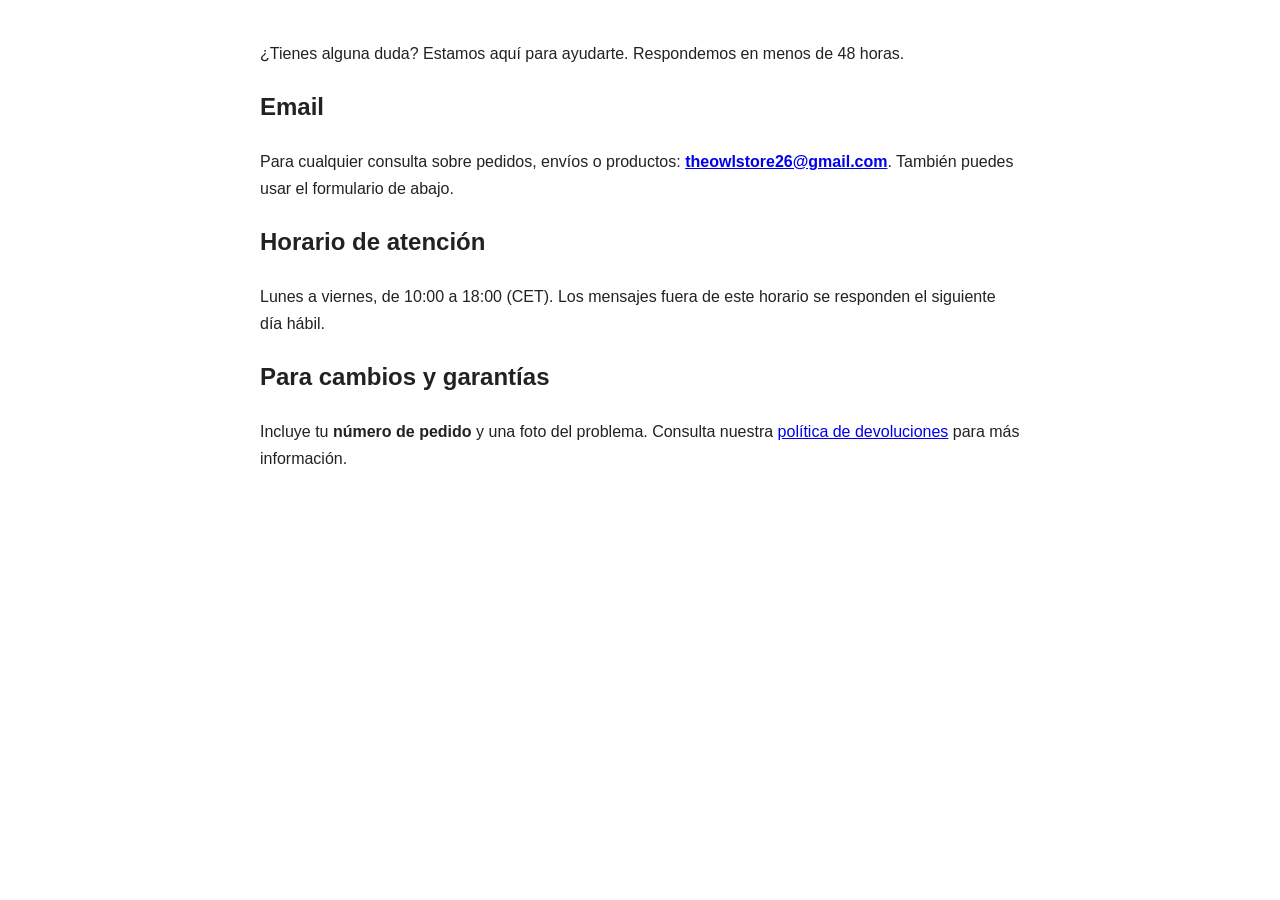
<file: shopify/politicas/contacto.html>
<!doctype html>
<html lang="es"><head><meta charset="utf-8"><title>Contacto</title>
<style>body{font:16px/1.7 -apple-system,Arial,sans-serif;max-width:760px;margin:40px auto;padding:0 20px;color:#222}mark{background:#ffe08a}</style>
</head><body>
<p>¿Tienes alguna duda? Estamos aquí para ayudarte. Respondemos en menos de 48 horas.</p>
<h2>Email</h2>
<p>Para cualquier consulta sobre pedidos, envíos o productos: <a href="mailto:theowlstore26@gmail.com"><strong>theowlstore26@gmail.com</strong></a>. También puedes usar el formulario de abajo.</p>
<h2>Horario de atención</h2>
<p>Lunes a viernes, de 10:00 a 18:00 (CET). Los mensajes fuera de este horario se responden el siguiente día hábil.</p>
<h2>Para cambios y garantías</h2>
<p>Incluye tu <strong>número de pedido</strong> y una foto del problema. Consulta nuestra <a href="/policies/refund-policy">política de devoluciones</a> para más información.</p>
</body></html>
</file>
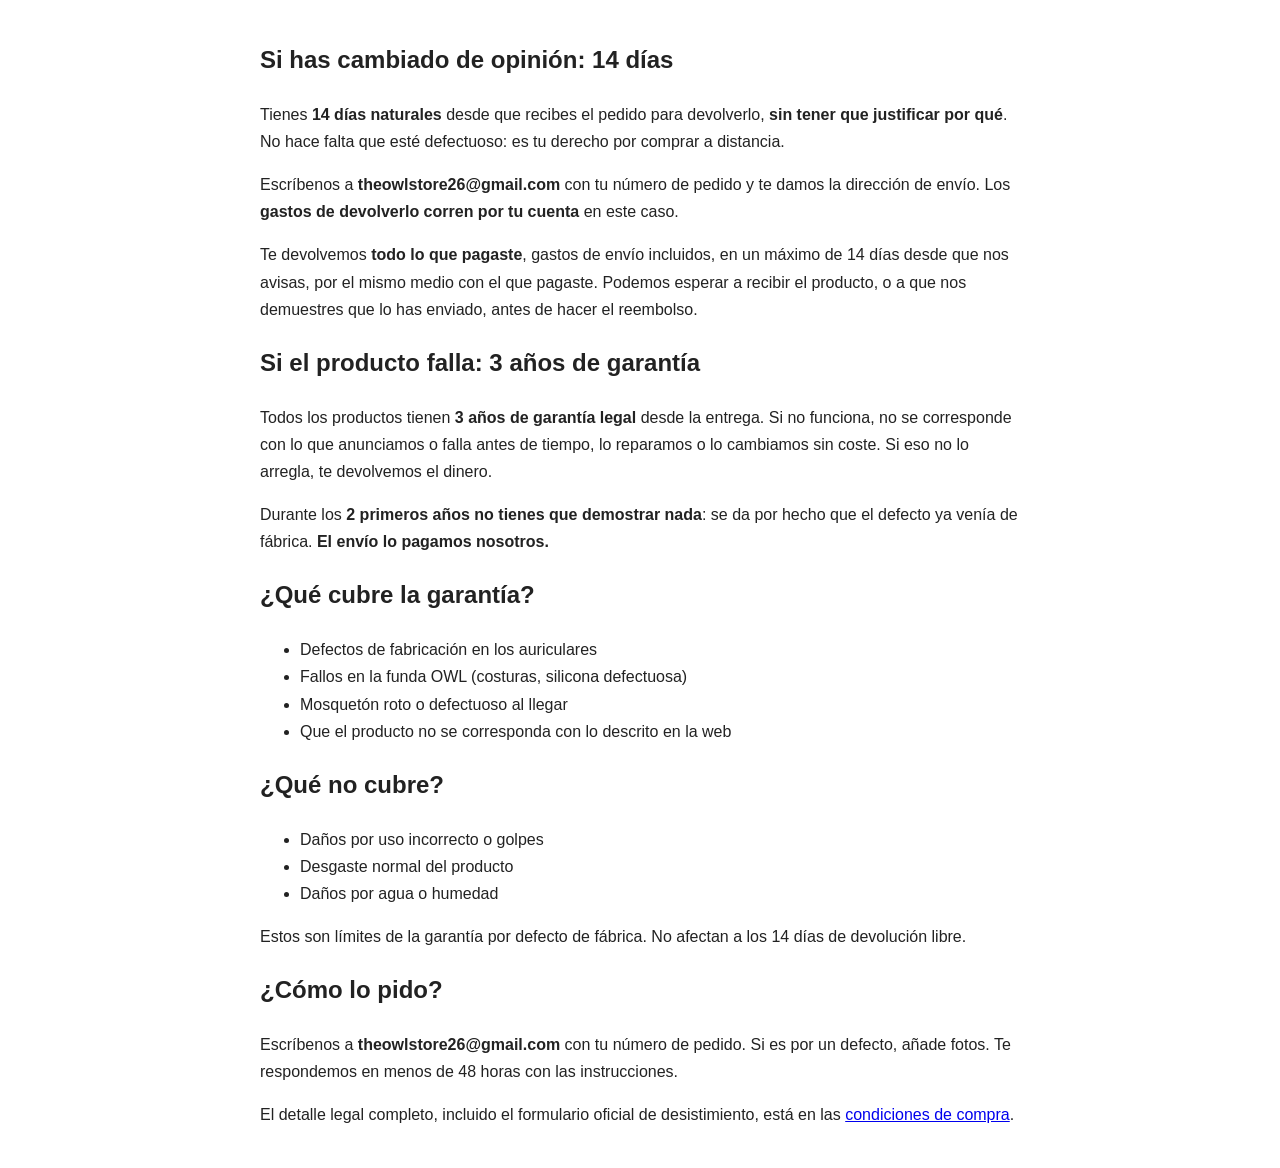
<file: shopify/politicas/devoluciones.html>
<!doctype html>
<html lang="es"><head><meta charset="utf-8"><title>Política de reembolso</title>
<style>body{font:16px/1.7 -apple-system,Arial,sans-serif;max-width:760px;margin:40px auto;padding:0 20px;color:#222}mark{background:#ffe08a}</style>
</head><body>
<h2>Si has cambiado de opinión: 14 días</h2>
<p>Tienes <strong>14 días naturales</strong> desde que recibes el pedido para devolverlo, <strong>sin tener que justificar por qué</strong>. No hace falta que esté defectuoso: es tu derecho por comprar a distancia.</p>
<p>Escríbenos a <strong>theowlstore26@gmail.com</strong> con tu número de pedido y te damos la dirección de envío. Los <strong>gastos de devolverlo corren por tu cuenta</strong> en este caso.</p>
<p>Te devolvemos <strong>todo lo que pagaste</strong>, gastos de envío incluidos, en un máximo de 14 días desde que nos avisas, por el mismo medio con el que pagaste. Podemos esperar a recibir el producto, o a que nos demuestres que lo has enviado, antes de hacer el reembolso.</p>
<h2>Si el producto falla: 3 años de garantía</h2>
<p>Todos los productos tienen <strong>3 años de garantía legal</strong> desde la entrega. Si no funciona, no se corresponde con lo que anunciamos o falla antes de tiempo, lo reparamos o lo cambiamos sin coste. Si eso no lo arregla, te devolvemos el dinero.</p>
<p>Durante los <strong>2 primeros años no tienes que demostrar nada</strong>: se da por hecho que el defecto ya venía de fábrica. <strong>El envío lo pagamos nosotros.</strong></p>
<h2>¿Qué cubre la garantía?</h2>
<ul>
<li>Defectos de fabricación en los auriculares</li>
<li>Fallos en la funda OWL (costuras, silicona defectuosa)</li>
<li>Mosquetón roto o defectuoso al llegar</li>
<li>Que el producto no se corresponda con lo descrito en la web</li>
</ul>
<h2>¿Qué no cubre?</h2>
<ul>
<li>Daños por uso incorrecto o golpes</li>
<li>Desgaste normal del producto</li>
<li>Daños por agua o humedad</li>
</ul>
<p>Estos son límites de la garantía por defecto de fábrica. No afectan a los 14 días de devolución libre.</p>
<h2>¿Cómo lo pido?</h2>
<p>Escríbenos a <strong>theowlstore26@gmail.com</strong> con tu número de pedido. Si es por un defecto, añade fotos. Te respondemos en menos de 48 horas con las instrucciones.</p>
<p>El detalle legal completo, incluido el formulario oficial de desistimiento, está en las <a href="/policies/terms-of-service">condiciones de compra</a>.</p>
</body></html>
</file>
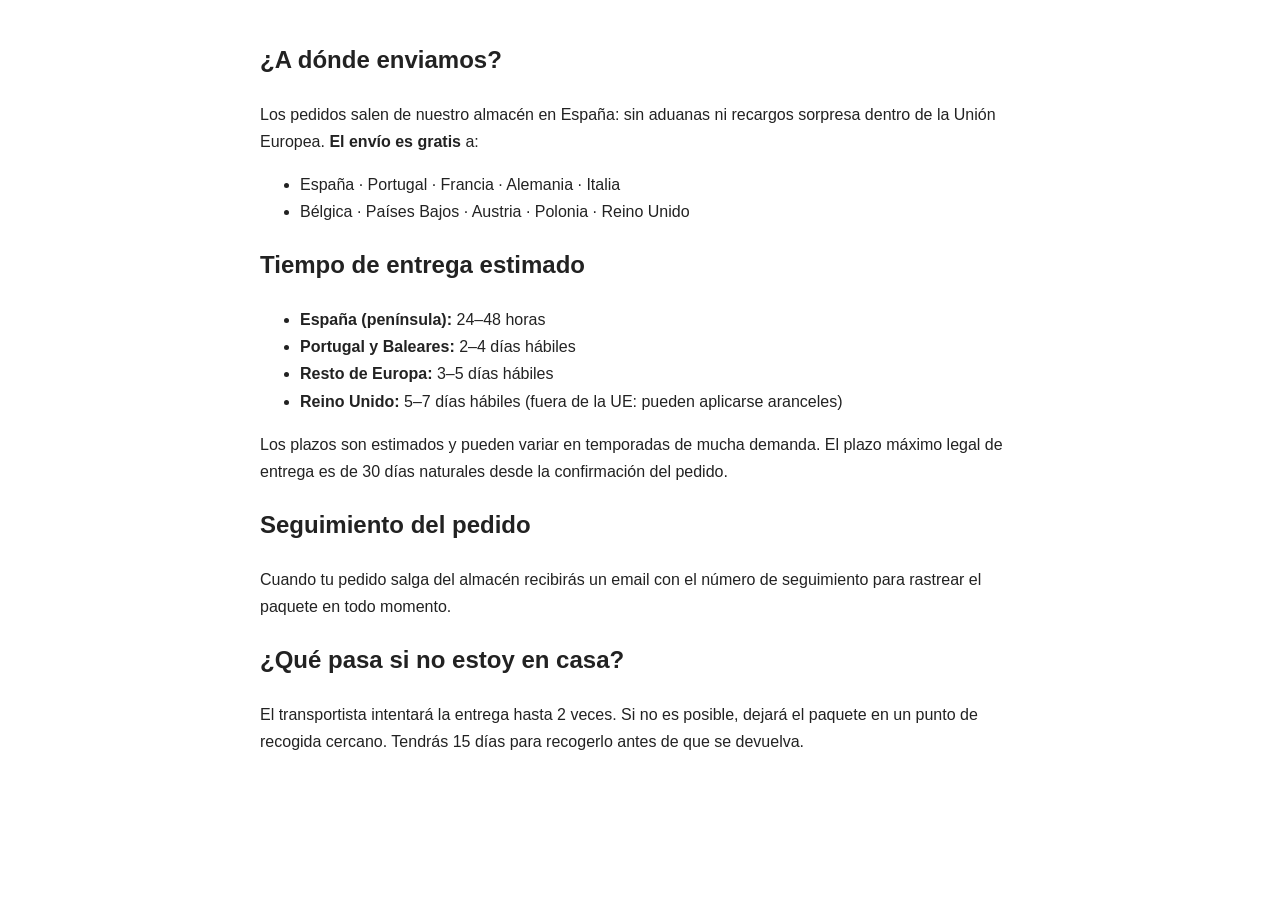
<file: shopify/politicas/envios.html>
<!doctype html>
<html lang="es"><head><meta charset="utf-8"><title>Política de envío</title>
<style>body{font:16px/1.7 -apple-system,Arial,sans-serif;max-width:760px;margin:40px auto;padding:0 20px;color:#222}mark{background:#ffe08a}</style>
</head><body>
<h2>¿A dónde enviamos?</h2>
<p>Los pedidos salen de nuestro almacén en España: sin aduanas ni recargos sorpresa dentro de la Unión Europea. <strong>El envío es gratis</strong> a:</p>
<ul>
<li>España · Portugal · Francia · Alemania · Italia</li>
<li>Bélgica · Países Bajos · Austria · Polonia · Reino Unido</li>
</ul>
<h2>Tiempo de entrega estimado</h2>
<ul>
<li><strong>España (península):</strong> 24–48 horas</li>
<li><strong>Portugal y Baleares:</strong> 2–4 días hábiles</li>
<li><strong>Resto de Europa:</strong> 3–5 días hábiles</li>
<li><strong>Reino Unido:</strong> 5–7 días hábiles (fuera de la UE: pueden aplicarse aranceles)</li>
</ul>
<p>Los plazos son estimados y pueden variar en temporadas de mucha demanda. El plazo máximo legal de entrega es de 30 días naturales desde la confirmación del pedido.</p>
<h2>Seguimiento del pedido</h2>
<p>Cuando tu pedido salga del almacén recibirás un email con el número de seguimiento para rastrear el paquete en todo momento.</p>
<h2>¿Qué pasa si no estoy en casa?</h2>
<p>El transportista intentará la entrega hasta 2 veces. Si no es posible, dejará el paquete en un punto de recogida cercano. Tendrás 15 días para recogerlo antes de que se devuelva.</p>
</body></html>
</file>
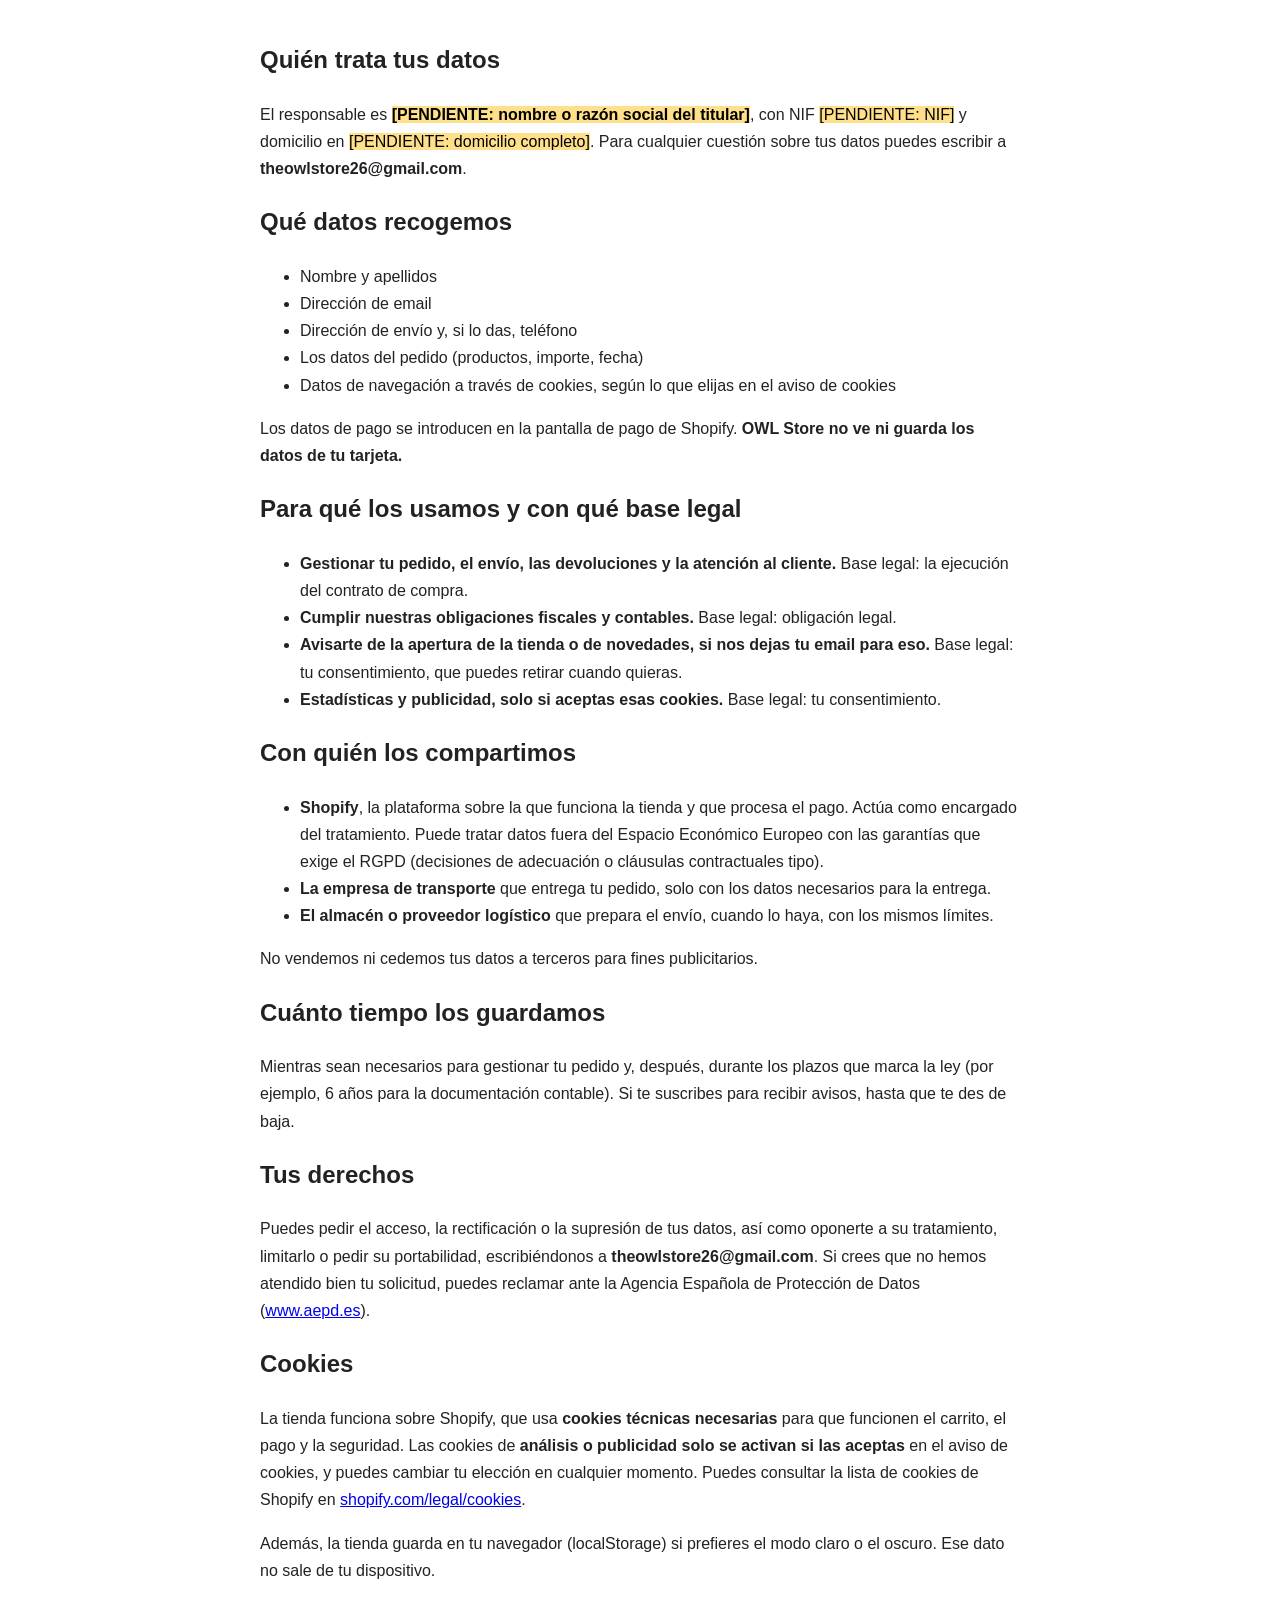
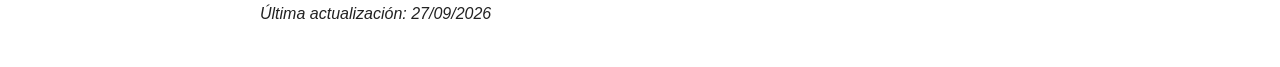
<file: shopify/politicas/privacidad.html>
<!doctype html>
<html lang="es"><head><meta charset="utf-8"><title>Política de privacidad</title>
<style>body{font:16px/1.7 -apple-system,Arial,sans-serif;max-width:760px;margin:40px auto;padding:0 20px;color:#222}mark{background:#ffe08a}</style>
</head><body>
<h2>Quién trata tus datos</h2>
<p>El responsable es <strong><mark>[PENDIENTE: nombre o razón social del titular]</mark></strong>, con NIF <mark>[PENDIENTE: NIF]</mark> y domicilio en <mark>[PENDIENTE: domicilio completo]</mark>. Para cualquier cuestión sobre tus datos puedes escribir a <strong>theowlstore26@gmail.com</strong>.</p>
<h2>Qué datos recogemos</h2>
<ul>
<li>Nombre y apellidos</li>
<li>Dirección de email</li>
<li>Dirección de envío y, si lo das, teléfono</li>
<li>Los datos del pedido (productos, importe, fecha)</li>
<li>Datos de navegación a través de cookies, según lo que elijas en el aviso de cookies</li>
</ul>
<p>Los datos de pago se introducen en la pantalla de pago de Shopify. <strong>OWL Store no ve ni guarda los datos de tu tarjeta.</strong></p>
<h2>Para qué los usamos y con qué base legal</h2>
<ul>
<li><strong>Gestionar tu pedido, el envío, las devoluciones y la atención al cliente.</strong> Base legal: la ejecución del contrato de compra.</li>
<li><strong>Cumplir nuestras obligaciones fiscales y contables.</strong> Base legal: obligación legal.</li>
<li><strong>Avisarte de la apertura de la tienda o de novedades, si nos dejas tu email para eso.</strong> Base legal: tu consentimiento, que puedes retirar cuando quieras.</li>
<li><strong>Estadísticas y publicidad, solo si aceptas esas cookies.</strong> Base legal: tu consentimiento.</li>
</ul>
<h2>Con quién los compartimos</h2>
<ul>
<li><strong>Shopify</strong>, la plataforma sobre la que funciona la tienda y que procesa el pago. Actúa como encargado del tratamiento. Puede tratar datos fuera del Espacio Económico Europeo con las garantías que exige el RGPD (decisiones de adecuación o cláusulas contractuales tipo).</li>
<li><strong>La empresa de transporte</strong> que entrega tu pedido, solo con los datos necesarios para la entrega.</li>
<li><strong>El almacén o proveedor logístico</strong> que prepara el envío, cuando lo haya, con los mismos límites.</li>
</ul>
<p>No vendemos ni cedemos tus datos a terceros para fines publicitarios.</p>
<h2>Cuánto tiempo los guardamos</h2>
<p>Mientras sean necesarios para gestionar tu pedido y, después, durante los plazos que marca la ley (por ejemplo, 6 años para la documentación contable). Si te suscribes para recibir avisos, hasta que te des de baja.</p>
<h2>Tus derechos</h2>
<p>Puedes pedir el acceso, la rectificación o la supresión de tus datos, así como oponerte a su tratamiento, limitarlo o pedir su portabilidad, escribiéndonos a <strong>theowlstore26@gmail.com</strong>. Si crees que no hemos atendido bien tu solicitud, puedes reclamar ante la Agencia Española de Protección de Datos (<a href="https://www.aepd.es">www.aepd.es</a>).</p>
<h2>Cookies</h2>
<p>La tienda funciona sobre Shopify, que usa <strong>cookies técnicas necesarias</strong> para que funcionen el carrito, el pago y la seguridad. Las cookies de <strong>análisis o publicidad solo se activan si las aceptas</strong> en el aviso de cookies, y puedes cambiar tu elección en cualquier momento. Puedes consultar la lista de cookies de Shopify en <a href="https://www.shopify.com/legal/cookies">shopify.com/legal/cookies</a>.</p>
<p>Además, la tienda guarda en tu navegador (localStorage) si prefieres el modo claro o el oscuro. Ese dato no sale de tu dispositivo.</p>
<p><em>Última actualización: 27/09/2026</em></p>
</body></html>
</file>
